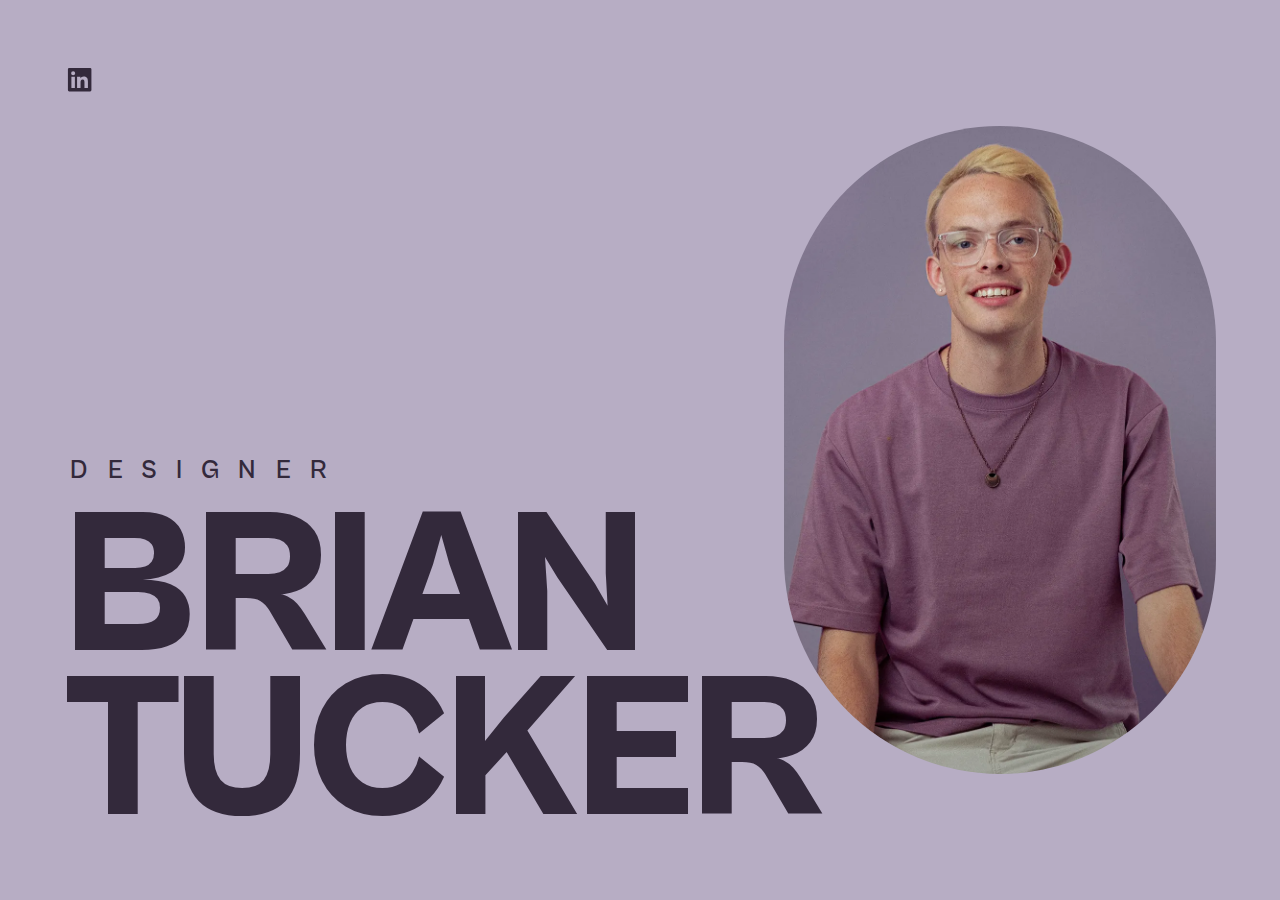
<file: index.html>
<!DOCTYPE html>
<html lang="en">
  <head>
    <meta charset="utf-8" />
    <title>Brian Tucker, designer</title>
    <link rel="preload" href="images/brian-purple.webp" as="image" />
    <link rel="preload" href="images/brian-blue.webp" as="image" />
    <link rel="preload" href="images/brian-red.webp" as="image" />
    <meta content="Brian Tucker, designer" name="description" />
    <meta content="Brian Tucker, designer" property="og:title" />
    <meta content="Brian Tucker, designer" property="og:description" />
    <meta content="images/og.jpg" property="og:image" />
    <meta content="Brian Tucker, designer" property="twitter:title" />
    <meta content="Brian Tucker, designer" property="twitter:description" />
    <meta content="images/og.jpg" property="twitter:image" />
    <meta property="og:type" content="website" />
    <meta content="summary_large_image" name="twitter:card" />
    <meta content="width=device-width, initial-scale=1" name="viewport" />
    <link href="css/normalize.css" rel="stylesheet" type="text/css" />
    <link href="css/webflow.css" rel="stylesheet" type="text/css" />
    <link href="css/standardize.css" rel="stylesheet" type="text/css" />
    <link rel="icon" href="images/favicon.png" type="image/png" />
    <link
      href="css/briantucker-design.webflow.css"
      rel="stylesheet"
      type="text/css"
    />
    <script type="text/javascript">
      !(function (o, c) {
        var n = c.documentElement,
          t = " w-mod-";
        (n.className += t + "js"),
          ("ontouchstart" in o ||
            (o.DocumentTouch && c instanceof DocumentTouch)) &&
            (n.className += t + "touch");
      })(window, document);
    </script>
    <link href="images/favicon.png" rel="shortcut icon" type="image/x-icon" />
    <link href="images/webclip.png" rel="apple-touch-icon" />
    <style>
      html {
        font-size: calc(0.625rem + 0.41666666666666663vw);
      }
      @media screen and (max-width: 1920px) {
        html {
          font-size: calc(0.625rem + 0.41666666666666674vw);
        }
      }
      @media screen and (max-width: 1440px) {
        html {
          font-size: calc(0.8126951092611863rem + 0.20811654526534862vw);
        }
      }
      @media screen and (max-width: 479px) {
        html {
          font-size: calc(0.7494769874476988rem + 0.8368200836820083vw);
        }
      }
    </style>
  </head>
  <body>
    <div class="color-styles w-embed">
      <style>
        *:focus-visible {
          outline: 2px solid var(--color-brand);
          outline-offset: 1px;
          border-radius: 0.25rem;
        }
        ._2025_home_wrapper {
          background-color: var(--purple--light);
          color: var(--purple--dark);
          animation: bg-transition 15s infinite;
          animation-timing-function: linear;
        }
        @keyframes bg-transition {
          0% {
            background-color: var(--purple--light);
            color: var(--purple--dark);
          }
          30.5% {
            background-color: var(--purple--light);
            color: var(--purple--dark);
          }
          35.5% {
            background-color: var(--blue--light);
            color: var(--blue--dark);
          }
          63.5% {
            background-color: var(--blue--light);
            color: var(--blue--dark);
          }
          68.5% {
            background-color: var(--red--light);
            color: var(--red--dark);
          }
          95% {
            background-color: var(--red--light);
            color: var(--red--dark);
          }
          100% {
            background-color: var(--purple--light);
            color: var(--purple--dark);
          }
        }
        ._2025_home_photo {
          animation: img-transition 15s infinite;
          animation-timing-function: linear;
        }
        @keyframes img-transition {
          0% {
            background-image: url("images/brian-purple.webp");
          }
          30.5% {
            background-image: url("images/brian-purple.webp");
          }
          35.5% {
            background-image: url("images/brian-blue.webp");
          }
          63.5% {
            background-image: url("images/brian-blue.webp");
          }
          68.5% {
            background-image: url("images/brian-red.webp");
          }
          95% {
            background-image: url("images/brian-red.webp");
          }
          100% {
            background-image: url("images/brian-purple.webp");
          }
        }
      </style>
    </div>
    <div class="_2025_home_wrapper">
      <a
        href="https://www.linkedin.com/in/brianmtucker/"
        target="_blank"
        class="_2025_social-link w-inline-block"
      >
        <div class="icon-embed-small w-embed">
          <svg
            xmlns="http://www.w3.org/2000/svg"
            xmlns:xlink="http://www.w3.org/1999/xlink"
            aria-hidden="true"
            role="img"
            class="iconify iconify--bx"
            width="currentWidth"
            height="currentHeight"
            preserveaspectratio="xMidYMid meet"
            viewbox="0 0 24 24"
          >
            <path
              d="M20 3H4a1 1 0 0 0-1 1v16a1 1 0 0 0 1 1h16a1 1 0 0 0 1-1V4a1 1 0 0 0-1-1zM8.339 18.337H5.667v-8.59h2.672v8.59zM7.003 8.574a1.548 1.548 0 1 1 0-3.096a1.548 1.548 0 0 1 0 3.096zm11.335 9.763h-2.669V14.16c0-.996-.018-2.277-1.388-2.277c-1.39 0-1.601 1.086-1.601 2.207v4.248h-2.667v-8.59h2.56v1.174h.037c.355-.675 1.227-1.387 2.524-1.387c2.704 0 3.203 1.778 3.203 4.092v4.71z"
              fill="currentColor"
            ></path>
          </svg>
        </div>
      </a>
      <div class="_2025_text-wrapper">
        <div class="_2025_home_eyebrow">Designer</div>
        <h1 class="_2025_home_name">Brian<br />Tucker</h1>
      </div>
      <div class="_2025_home_photo-wrapper">
        <div class="_2025_home_photo"></div>
      </div>
    </div>
  </body>
</html>
</file>
<file: css/webflow.css>
@font-face {
  font-family: 'webflow-icons';
  src: url("[data-uri]") format('truetype');
  font-weight: normal;
  font-style: normal;
}
[class^="w-icon-"],
[class*=" w-icon-"] {
  /* use !important to prevent issues with browser extensions that change fonts */
  font-family: 'webflow-icons' !important;
  speak: none;
  font-style: normal;
  font-weight: normal;
  font-variant: normal;
  text-transform: none;
  line-height: 1;
  /* Better Font Rendering =========== */
  -webkit-font-smoothing: antialiased;
  -moz-osx-font-smoothing: grayscale;
}
.w-icon-slider-right:before {
  content: "\e600";
}
.w-icon-slider-left:before {
  content: "\e601";
}
.w-icon-nav-menu:before {
  content: "\e602";
}
.w-icon-arrow-down:before,
.w-icon-dropdown-toggle:before {
  content: "\e603";
}
.w-icon-file-upload-remove:before {
  content: "\e900";
}
.w-icon-file-upload-icon:before {
  content: "\e903";
}
* {
  -webkit-box-sizing: border-box;
  -moz-box-sizing: border-box;
  box-sizing: border-box;
}
html {
  height: 100%;
}
body {
  margin: 0;
  min-height: 100%;
  background-color: #fff;
  font-family: Arial, sans-serif;
  font-size: 14px;
  line-height: 20px;
  color: #333;
}
img {
  max-width: 100%;
  vertical-align: middle;
  display: inline-block;
}
html.w-mod-touch * {
  background-attachment: scroll !important;
}
.w-block {
  display: block;
}
.w-inline-block {
  max-width: 100%;
  display: inline-block;
}
.w-clearfix:before,
.w-clearfix:after {
  content: " ";
  display: table;
  grid-column-start: 1;
  grid-row-start: 1;
  grid-column-end: 2;
  grid-row-end: 2;
}
.w-clearfix:after {
  clear: both;
}
.w-hidden {
  display: none;
}
.w-button {
  display: inline-block;
  padding: 9px 15px;
  background-color: #3898EC;
  color: white;
  border: 0;
  line-height: inherit;
  text-decoration: none;
  cursor: pointer;
  border-radius: 0;
}
input.w-button {
  -webkit-appearance: button;
}
html[data-w-dynpage] [data-w-cloak] {
  color: transparent !important;
}
.w-code-block {
  margin: unset;
}
pre.w-code-block code {
  all: inherit;
}
.w-optimization {
  display: contents;
}
.w-webflow-badge,
.w-webflow-badge > img {
  box-sizing: unset;
  width: unset;
  height: unset;
  max-height: unset;
  max-width: unset;
  min-height: unset;
  min-width: unset;
  margin: unset;
  padding: unset;
  float: unset;
  clear: unset;
  border: unset;
  border-radius: unset;
  background: unset;
  background-image: unset;
  background-position: unset;
  background-size: unset;
  background-repeat: unset;
  background-origin: unset;
  background-clip: unset;
  background-attachment: unset;
  background-color: unset;
  box-shadow: unset;
  transform: unset;
  transition: unset;
  direction: unset;
  font-family: unset;
  font-weight: unset;
  color: unset;
  font-size: unset;
  line-height: unset;
  font-style: unset;
  font-variant: unset;
  text-align: unset;
  letter-spacing: unset;
  text-decoration: unset;
  text-indent: unset;
  text-transform: unset;
  list-style-type: unset;
  text-shadow: unset;
  vertical-align: unset;
  cursor: unset;
  white-space: unset;
  word-break: unset;
  word-spacing: unset;
  word-wrap: unset;
}
.w-webflow-badge {
  position: fixed !important;
  display: inline-block !important;
  visibility: visible !important;
  opacity: 1 !important;
  z-index: 2147483647 !important;
  top: auto !important;
  right: 12px !important;
  bottom: 12px !important;
  left: auto !important;
  color: #aaadb0 !important;
  background-color: #fff !important;
  border-radius: 3px !important;
  padding: 6px !important;
  font-size: 12px !important;
  line-height: 14px !important;
  text-decoration: none !important;
  transform: none !important;
  margin: 0 !important;
  width: auto !important;
  height: auto !important;
  overflow: unset !important;
  white-space: nowrap;
  box-shadow: 0 0 0 1px rgba(0, 0, 0, 0.1), 0px 1px 3px rgba(0, 0, 0, 0.1);
  cursor: pointer;
}
.w-webflow-badge > img {
  position: unset;
  display: inline-block !important;
  visibility: unset !important;
  opacity: 1 !important;
  vertical-align: middle !important;
}
h1,
h2,
h3,
h4,
h5,
h6 {
  font-weight: bold;
  margin-bottom: 10px;
}
h1 {
  font-size: 38px;
  line-height: 44px;
  margin-top: 20px;
}
h2 {
  font-size: 32px;
  line-height: 36px;
  margin-top: 20px;
}
h3 {
  font-size: 24px;
  line-height: 30px;
  margin-top: 20px;
}
h4 {
  font-size: 18px;
  line-height: 24px;
  margin-top: 10px;
}
h5 {
  font-size: 14px;
  line-height: 20px;
  margin-top: 10px;
}
h6 {
  font-size: 12px;
  line-height: 18px;
  margin-top: 10px;
}
p {
  margin-top: 0;
  margin-bottom: 10px;
}
blockquote {
  margin: 0 0 10px 0;
  padding: 10px 20px;
  border-left: 5px solid #E2E2E2;
  font-size: 18px;
  line-height: 22px;
}
figure {
  margin: 0;
  margin-bottom: 10px;
}
figcaption {
  margin-top: 5px;
  text-align: center;
}
ul,
ol {
  margin-top: 0px;
  margin-bottom: 10px;
  padding-left: 40px;
}
.w-list-unstyled {
  padding-left: 0;
  list-style: none;
}
.w-embed:before,
.w-embed:after {
  content: " ";
  display: table;
  grid-column-start: 1;
  grid-row-start: 1;
  grid-column-end: 2;
  grid-row-end: 2;
}
.w-embed:after {
  clear: both;
}
.w-video {
  width: 100%;
  position: relative;
  padding: 0;
}
.w-video iframe,
.w-video object,
.w-video embed {
  position: absolute;
  top: 0;
  left: 0;
  width: 100%;
  height: 100%;
  border: none;
}
fieldset {
  padding: 0;
  margin: 0;
  border: 0;
}
button,
[type='button'],
[type='reset'] {
  border: 0;
  cursor: pointer;
  -webkit-appearance: button;
}
.w-form {
  margin: 0 0 15px;
}
.w-form-done {
  display: none;
  padding: 20px;
  text-align: center;
  background-color: #dddddd;
}
.w-form-fail {
  display: none;
  margin-top: 10px;
  padding: 10px;
  background-color: #ffdede;
}
label {
  display: block;
  margin-bottom: 5px;
  font-weight: bold;
}
.w-input,
.w-select {
  display: block;
  width: 100%;
  height: 38px;
  padding: 8px 12px;
  margin-bottom: 10px;
  font-size: 14px;
  line-height: 1.42857143;
  color: #333333;
  vertical-align: middle;
  background-color: #ffffff;
  border: 1px solid #cccccc;
}
.w-input::placeholder,
.w-select::placeholder {
  color: #999;
}
.w-input:focus,
.w-select:focus {
  border-color: #3898EC;
  outline: 0;
}
.w-input[disabled],
.w-select[disabled],
.w-input[readonly],
.w-select[readonly],
fieldset[disabled] .w-input,
fieldset[disabled] .w-select {
  cursor: not-allowed;
}
.w-input[disabled]:not(.w-input-disabled),
.w-select[disabled]:not(.w-input-disabled),
.w-input[readonly],
.w-select[readonly],
fieldset[disabled]:not(.w-input-disabled) .w-input,
fieldset[disabled]:not(.w-input-disabled) .w-select {
  background-color: #eeeeee;
}
textarea.w-input,
textarea.w-select {
  height: auto;
}
.w-select {
  background-color: #f3f3f3;
}
.w-select[multiple] {
  height: auto;
}
.w-form-label {
  display: inline-block;
  cursor: pointer;
  font-weight: normal;
  margin-bottom: 0px;
}
.w-radio {
  display: block;
  margin-bottom: 5px;
  padding-left: 20px;
}
.w-radio:before,
.w-radio:after {
  content: " ";
  display: table;
  grid-column-start: 1;
  grid-row-start: 1;
  grid-column-end: 2;
  grid-row-end: 2;
}
.w-radio:after {
  clear: both;
}
.w-radio-input {
  margin: 4px 0 0;
  line-height: normal;
  float: left;
  margin-left: -20px;
}
.w-radio-input {
  margin-top: 3px;
}
.w-file-upload {
  display: block;
  margin-bottom: 10px;
}
.w-file-upload-input {
  width: 0.1px;
  height: 0.1px;
  opacity: 0;
  overflow: hidden;
  position: absolute;
  z-index: -100;
}
.w-file-upload-default,
.w-file-upload-uploading,
.w-file-upload-success {
  display: inline-block;
  color: #333333;
}
.w-file-upload-error {
  display: block;
  margin-top: 10px;
}
.w-file-upload-default.w-hidden,
.w-file-upload-uploading.w-hidden,
.w-file-upload-error.w-hidden,
.w-file-upload-success.w-hidden {
  display: none;
}
.w-file-upload-uploading-btn {
  display: flex;
  font-size: 14px;
  font-weight: normal;
  cursor: pointer;
  margin: 0;
  padding: 8px 12px;
  border: 1px solid #cccccc;
  background-color: #fafafa;
}
.w-file-upload-file {
  display: flex;
  flex-grow: 1;
  justify-content: space-between;
  margin: 0;
  padding: 8px 9px 8px 11px;
  border: 1px solid #cccccc;
  background-color: #fafafa;
}
.w-file-upload-file-name {
  font-size: 14px;
  font-weight: normal;
  display: block;
}
.w-file-remove-link {
  margin-top: 3px;
  margin-left: 10px;
  width: auto;
  height: auto;
  padding: 3px;
  display: block;
  cursor: pointer;
}
.w-icon-file-upload-remove {
  margin: auto;
  font-size: 10px;
}
.w-file-upload-error-msg {
  display: inline-block;
  color: #ea384c;
  padding: 2px 0;
}
.w-file-upload-info {
  display: inline-block;
  line-height: 38px;
  padding: 0 12px;
}
.w-file-upload-label {
  display: inline-block;
  font-size: 14px;
  font-weight: normal;
  cursor: pointer;
  margin: 0;
  padding: 8px 12px;
  border: 1px solid #cccccc;
  background-color: #fafafa;
}
.w-icon-file-upload-icon,
.w-icon-file-upload-uploading {
  display: inline-block;
  margin-right: 8px;
  width: 20px;
}
.w-icon-file-upload-uploading {
  height: 20px;
}
.w-container {
  margin-left: auto;
  margin-right: auto;
  max-width: 940px;
}
.w-container:before,
.w-container:after {
  content: " ";
  display: table;
  grid-column-start: 1;
  grid-row-start: 1;
  grid-column-end: 2;
  grid-row-end: 2;
}
.w-container:after {
  clear: both;
}
.w-container .w-row {
  margin-left: -10px;
  margin-right: -10px;
}
.w-row:before,
.w-row:after {
  content: " ";
  display: table;
  grid-column-start: 1;
  grid-row-start: 1;
  grid-column-end: 2;
  grid-row-end: 2;
}
.w-row:after {
  clear: both;
}
.w-row .w-row {
  margin-left: 0;
  margin-right: 0;
}
.w-col {
  position: relative;
  float: left;
  width: 100%;
  min-height: 1px;
  padding-left: 10px;
  padding-right: 10px;
}
.w-col .w-col {
  padding-left: 0;
  padding-right: 0;
}
.w-col-1 {
  width: 8.33333333%;
}
.w-col-2 {
  width: 16.66666667%;
}
.w-col-3 {
  width: 25%;
}
.w-col-4 {
  width: 33.33333333%;
}
.w-col-5 {
  width: 41.66666667%;
}
.w-col-6 {
  width: 50%;
}
.w-col-7 {
  width: 58.33333333%;
}
.w-col-8 {
  width: 66.66666667%;
}
.w-col-9 {
  width: 75%;
}
.w-col-10 {
  width: 83.33333333%;
}
.w-col-11 {
  width: 91.66666667%;
}
.w-col-12 {
  width: 100%;
}
.w-hidden-main {
  display: none !important;
}
@media screen and (max-width: 991px) {
  .w-container {
    max-width: 728px;
  }
  .w-hidden-main {
    display: inherit !important;
  }
  .w-hidden-medium {
    display: none !important;
  }
  .w-col-medium-1 {
    width: 8.33333333%;
  }
  .w-col-medium-2 {
    width: 16.66666667%;
  }
  .w-col-medium-3 {
    width: 25%;
  }
  .w-col-medium-4 {
    width: 33.33333333%;
  }
  .w-col-medium-5 {
    width: 41.66666667%;
  }
  .w-col-medium-6 {
    width: 50%;
  }
  .w-col-medium-7 {
    width: 58.33333333%;
  }
  .w-col-medium-8 {
    width: 66.66666667%;
  }
  .w-col-medium-9 {
    width: 75%;
  }
  .w-col-medium-10 {
    width: 83.33333333%;
  }
  .w-col-medium-11 {
    width: 91.66666667%;
  }
  .w-col-medium-12 {
    width: 100%;
  }
  .w-col-stack {
    width: 100%;
    left: auto;
    right: auto;
  }
}
@media screen and (max-width: 767px) {
  .w-hidden-main {
    display: inherit !important;
  }
  .w-hidden-medium {
    display: inherit !important;
  }
  .w-hidden-small {
    display: none !important;
  }
  .w-row,
  .w-container .w-row {
    margin-left: 0;
    margin-right: 0;
  }
  .w-col {
    width: 100%;
    left: auto;
    right: auto;
  }
  .w-col-small-1 {
    width: 8.33333333%;
  }
  .w-col-small-2 {
    width: 16.66666667%;
  }
  .w-col-small-3 {
    width: 25%;
  }
  .w-col-small-4 {
    width: 33.33333333%;
  }
  .w-col-small-5 {
    width: 41.66666667%;
  }
  .w-col-small-6 {
    width: 50%;
  }
  .w-col-small-7 {
    width: 58.33333333%;
  }
  .w-col-small-8 {
    width: 66.66666667%;
  }
  .w-col-small-9 {
    width: 75%;
  }
  .w-col-small-10 {
    width: 83.33333333%;
  }
  .w-col-small-11 {
    width: 91.66666667%;
  }
  .w-col-small-12 {
    width: 100%;
  }
}
@media screen and (max-width: 479px) {
  .w-container {
    max-width: none;
  }
  .w-hidden-main {
    display: inherit !important;
  }
  .w-hidden-medium {
    display: inherit !important;
  }
  .w-hidden-small {
    display: inherit !important;
  }
  .w-hidden-tiny {
    display: none !important;
  }
  .w-col {
    width: 100%;
  }
  .w-col-tiny-1 {
    width: 8.33333333%;
  }
  .w-col-tiny-2 {
    width: 16.66666667%;
  }
  .w-col-tiny-3 {
    width: 25%;
  }
  .w-col-tiny-4 {
    width: 33.33333333%;
  }
  .w-col-tiny-5 {
    width: 41.66666667%;
  }
  .w-col-tiny-6 {
    width: 50%;
  }
  .w-col-tiny-7 {
    width: 58.33333333%;
  }
  .w-col-tiny-8 {
    width: 66.66666667%;
  }
  .w-col-tiny-9 {
    width: 75%;
  }
  .w-col-tiny-10 {
    width: 83.33333333%;
  }
  .w-col-tiny-11 {
    width: 91.66666667%;
  }
  .w-col-tiny-12 {
    width: 100%;
  }
}
.w-widget {
  position: relative;
}
.w-widget-map {
  width: 100%;
  height: 400px;
}
.w-widget-map label {
  width: auto;
  display: inline;
}
.w-widget-map img {
  max-width: inherit;
}
.w-widget-map .gm-style-iw {
  text-align: center;
}
.w-widget-map .gm-style-iw > button {
  display: none !important;
}
.w-widget-twitter {
  overflow: hidden;
}
.w-widget-twitter-count-shim {
  display: inline-block;
  vertical-align: top;
  position: relative;
  width: 28px;
  height: 20px;
  text-align: center;
  background: white;
  border: #758696 solid 1px;
  border-radius: 3px;
}
.w-widget-twitter-count-shim * {
  pointer-events: none;
  user-select: none;
}
.w-widget-twitter-count-shim .w-widget-twitter-count-inner {
  position: relative;
  font-size: 15px;
  line-height: 12px;
  text-align: center;
  color: #999;
  font-family: serif;
}
.w-widget-twitter-count-shim .w-widget-twitter-count-clear {
  position: relative;
  display: block;
}
.w-widget-twitter-count-shim.w--large {
  width: 36px;
  height: 28px;
}
.w-widget-twitter-count-shim.w--large .w-widget-twitter-count-inner {
  font-size: 18px;
  line-height: 18px;
}
.w-widget-twitter-count-shim:not(.w--vertical) {
  margin-left: 5px;
  margin-right: 8px;
}
.w-widget-twitter-count-shim:not(.w--vertical).w--large {
  margin-left: 6px;
}
.w-widget-twitter-count-shim:not(.w--vertical):before,
.w-widget-twitter-count-shim:not(.w--vertical):after {
  top: 50%;
  left: 0;
  border: solid transparent;
  content: ' ';
  height: 0;
  width: 0;
  position: absolute;
  pointer-events: none;
}
.w-widget-twitter-count-shim:not(.w--vertical):before {
  border-color: rgba(117, 134, 150, 0);
  border-right-color: #5d6c7b;
  border-width: 4px;
  margin-left: -9px;
  margin-top: -4px;
}
.w-widget-twitter-count-shim:not(.w--vertical).w--large:before {
  border-width: 5px;
  margin-left: -10px;
  margin-top: -5px;
}
.w-widget-twitter-count-shim:not(.w--vertical):after {
  border-color: rgba(255, 255, 255, 0);
  border-right-color: white;
  border-width: 4px;
  margin-left: -8px;
  margin-top: -4px;
}
.w-widget-twitter-count-shim:not(.w--vertical).w--large:after {
  border-width: 5px;
  margin-left: -9px;
  margin-top: -5px;
}
.w-widget-twitter-count-shim.w--vertical {
  width: 61px;
  height: 33px;
  margin-bottom: 8px;
}
.w-widget-twitter-count-shim.w--vertical:before,
.w-widget-twitter-count-shim.w--vertical:after {
  top: 100%;
  left: 50%;
  border: solid transparent;
  content: ' ';
  height: 0;
  width: 0;
  position: absolute;
  pointer-events: none;
}
.w-widget-twitter-count-shim.w--vertical:before {
  border-color: rgba(117, 134, 150, 0);
  border-top-color: #5d6c7b;
  border-width: 5px;
  margin-left: -5px;
}
.w-widget-twitter-count-shim.w--vertical:after {
  border-color: rgba(255, 255, 255, 0);
  border-top-color: white;
  border-width: 4px;
  margin-left: -4px;
}
.w-widget-twitter-count-shim.w--vertical .w-widget-twitter-count-inner {
  font-size: 18px;
  line-height: 22px;
}
.w-widget-twitter-count-shim.w--vertical.w--large {
  width: 76px;
}
.w-background-video {
  position: relative;
  overflow: hidden;
  height: 500px;
  color: white;
}
.w-background-video > video {
  background-size: cover;
  background-position: 50% 50%;
  position: absolute;
  margin: auto;
  width: 100%;
  height: 100%;
  right: -100%;
  bottom: -100%;
  top: -100%;
  left: -100%;
  object-fit: cover;
  z-index: -100;
}
.w-background-video > video::-webkit-media-controls-start-playback-button {
  display: none !important;
  -webkit-appearance: none;
}
.w-background-video--control {
  position: absolute;
  bottom: 1em;
  right: 1em;
  background-color: transparent;
  padding: 0;
}
.w-background-video--control > [hidden] {
  display: none !important;
}
.w-slider {
  position: relative;
  height: 300px;
  text-align: center;
  background: #dddddd;
  clear: both;
  -webkit-tap-highlight-color: rgba(0, 0, 0, 0);
  tap-highlight-color: rgba(0, 0, 0, 0);
}
.w-slider-mask {
  position: relative;
  display: block;
  overflow: hidden;
  z-index: 1;
  left: 0;
  right: 0;
  height: 100%;
  white-space: nowrap;
}
.w-slide {
  position: relative;
  display: inline-block;
  vertical-align: top;
  width: 100%;
  height: 100%;
  white-space: normal;
  text-align: left;
}
.w-slider-nav {
  position: absolute;
  z-index: 2;
  top: auto;
  right: 0;
  bottom: 0;
  left: 0;
  margin: auto;
  padding-top: 10px;
  height: 40px;
  text-align: center;
  -webkit-tap-highlight-color: rgba(0, 0, 0, 0);
  tap-highlight-color: rgba(0, 0, 0, 0);
}
.w-slider-nav.w-round > div {
  border-radius: 100%;
}
.w-slider-nav.w-num > div {
  width: auto;
  height: auto;
  padding: 0.2em 0.5em;
  font-size: inherit;
  line-height: inherit;
}
.w-slider-nav.w-shadow > div {
  box-shadow: 0 0 3px rgba(51, 51, 51, 0.4);
}
.w-slider-nav-invert {
  color: #fff;
}
.w-slider-nav-invert > div {
  background-color: rgba(34, 34, 34, 0.4);
}
.w-slider-nav-invert > div.w-active {
  background-color: #222;
}
.w-slider-dot {
  position: relative;
  display: inline-block;
  width: 1em;
  height: 1em;
  background-color: rgba(255, 255, 255, 0.4);
  cursor: pointer;
  margin: 0 3px 0.5em;
  transition: background-color 100ms, color 100ms;
}
.w-slider-dot.w-active {
  background-color: #fff;
}
.w-slider-dot:focus {
  outline: none;
  box-shadow: 0px 0px 0px 2px #fff;
}
.w-slider-dot:focus.w-active {
  box-shadow: none;
}
.w-slider-arrow-left,
.w-slider-arrow-right {
  position: absolute;
  width: 80px;
  top: 0;
  right: 0;
  bottom: 0;
  left: 0;
  margin: auto;
  cursor: pointer;
  overflow: hidden;
  color: white;
  font-size: 40px;
  -webkit-tap-highlight-color: rgba(0, 0, 0, 0);
  tap-highlight-color: rgba(0, 0, 0, 0);
  user-select: none;
}
.w-slider-arrow-left [class^='w-icon-'],
.w-slider-arrow-right [class^='w-icon-'],
.w-slider-arrow-left [class*=' w-icon-'],
.w-slider-arrow-right [class*=' w-icon-'] {
  position: absolute;
}
.w-slider-arrow-left:focus,
.w-slider-arrow-right:focus {
  outline: 0;
}
.w-slider-arrow-left {
  z-index: 3;
  right: auto;
}
.w-slider-arrow-right {
  z-index: 4;
  left: auto;
}
.w-icon-slider-left,
.w-icon-slider-right {
  top: 0;
  right: 0;
  bottom: 0;
  left: 0;
  margin: auto;
  width: 1em;
  height: 1em;
}
.w-slider-aria-label {
  border: 0;
  clip: rect(0 0 0 0);
  height: 1px;
  margin: -1px;
  overflow: hidden;
  padding: 0;
  position: absolute;
  width: 1px;
}
.w-slider-force-show {
  display: block !important;
}
.w-dropdown {
  display: inline-block;
  position: relative;
  text-align: left;
  margin-left: auto;
  margin-right: auto;
  z-index: 900;
}
.w-dropdown-btn,
.w-dropdown-toggle,
.w-dropdown-link {
  position: relative;
  vertical-align: top;
  text-decoration: none;
  color: #222222;
  padding: 20px;
  text-align: left;
  margin-left: auto;
  margin-right: auto;
  white-space: nowrap;
}
.w-dropdown-toggle {
  user-select: none;
  display: inline-block;
  cursor: pointer;
  padding-right: 40px;
}
.w-dropdown-toggle:focus {
  outline: 0;
}
.w-icon-dropdown-toggle {
  position: absolute;
  top: 0;
  right: 0;
  bottom: 0;
  margin: auto;
  margin-right: 20px;
  width: 1em;
  height: 1em;
}
.w-dropdown-list {
  position: absolute;
  background: #dddddd;
  display: none;
  min-width: 100%;
}
.w-dropdown-list.w--open {
  display: block;
}
.w-dropdown-link {
  padding: 10px 20px;
  display: block;
  color: #222222;
}
.w-dropdown-link.w--current {
  color: #0082f3;
}
.w-dropdown-link:focus {
  outline: 0;
}
@media screen and (max-width: 767px) {
  .w-nav-brand {
    padding-left: 10px;
  }
}
/**
 * ## Note
 * Safari (on both iOS and OS X) does not handle viewport units (vh, vw) well.
 * For example percentage units do not work on descendants of elements that
 * have any dimensions expressed in viewport units. It also doesn’t handle them at
 * all in `calc()`.
 */
/**
 * Wrapper around all lightbox elements
 *
 * 1. Since the lightbox can receive focus, IE also gives it an outline.
 * 2. Fixes flickering on Chrome when a transition is in progress
 *    underneath the lightbox.
 */
.w-lightbox-backdrop {
  cursor: auto;
  font-style: normal;
  letter-spacing: normal;
  list-style: disc;
  text-indent: 0;
  text-shadow: none;
  text-transform: none;
  visibility: visible;
  white-space: normal;
  word-break: normal;
  word-spacing: normal;
  word-wrap: normal;
  position: fixed;
  top: 0;
  right: 0;
  bottom: 0;
  left: 0;
  color: #fff;
  font-family: "Helvetica Neue", Helvetica, Ubuntu, "Segoe UI", Verdana, sans-serif;
  font-size: 17px;
  line-height: 1.2;
  font-weight: 300;
  text-align: center;
  background: rgba(0, 0, 0, 0.9);
  z-index: 2000;
  outline: 0;
  /* 1 */
  opacity: 0;
  -webkit-user-select: none;
  -moz-user-select: none;
  -webkit-tap-highlight-color: transparent;
  -webkit-transform: translate(0, 0);
  /* 2 */
}
/**
 * Neat trick to bind the rubberband effect to our canvas instead of the whole
 * document on iOS. It also prevents a bug that causes the document underneath to scroll.
 */
.w-lightbox-backdrop,
.w-lightbox-container {
  height: 100%;
  overflow: auto;
  -webkit-overflow-scrolling: touch;
}
.w-lightbox-content {
  position: relative;
  height: 100vh;
  overflow: hidden;
}
.w-lightbox-view {
  position: absolute;
  width: 100vw;
  height: 100vh;
  opacity: 0;
}
.w-lightbox-view:before {
  content: "";
  height: 100vh;
}
/* .w-lightbox-content */
.w-lightbox-group,
.w-lightbox-group .w-lightbox-view,
.w-lightbox-group .w-lightbox-view:before {
  height: 86vh;
}
.w-lightbox-frame,
.w-lightbox-view:before {
  display: inline-block;
  vertical-align: middle;
}
/*
 * 1. Remove default margin set by user-agent on the <figure> element.
 */
.w-lightbox-figure {
  position: relative;
  margin: 0;
  /* 1 */
}
.w-lightbox-group .w-lightbox-figure {
  cursor: pointer;
}
/**
 * IE adds image dimensions as width and height attributes on the IMG tag,
 * but we need both width and height to be set to auto to enable scaling.
 */
.w-lightbox-img {
  width: auto;
  height: auto;
  max-width: none;
}
/**
 * 1. Reset if style is set by user on "All Images"
 */
.w-lightbox-image {
  display: block;
  float: none;
  /* 1 */
  max-width: 100vw;
  max-height: 100vh;
}
.w-lightbox-group .w-lightbox-image {
  max-height: 86vh;
}
.w-lightbox-caption {
  position: absolute;
  right: 0;
  bottom: 0;
  left: 0;
  padding: 0.5em 1em;
  background: rgba(0, 0, 0, 0.4);
  text-align: left;
  text-overflow: ellipsis;
  white-space: nowrap;
  overflow: hidden;
}
.w-lightbox-embed {
  position: absolute;
  top: 0;
  right: 0;
  bottom: 0;
  left: 0;
  width: 100%;
  height: 100%;
}
.w-lightbox-control {
  position: absolute;
  top: 0;
  width: 4em;
  background-size: 24px;
  background-repeat: no-repeat;
  background-position: center;
  cursor: pointer;
  -webkit-transition: all 0.3s;
  transition: all 0.3s;
}
.w-lightbox-left {
  display: none;
  bottom: 0;
  left: 0;
  /* <svg xmlns="http://www.w3.org/2000/svg" viewBox="-20 0 24 40" width="24" height="40"><g transform="rotate(45)"><path d="m0 0h5v23h23v5h-28z" opacity=".4"/><path d="m1 1h3v23h23v3h-26z" fill="#fff"/></g></svg> */
  background-image: url("[data-uri]");
}
.w-lightbox-right {
  display: none;
  right: 0;
  bottom: 0;
  /* <svg xmlns="http://www.w3.org/2000/svg" viewBox="-4 0 24 40" width="24" height="40"><g transform="rotate(45)"><path d="m0-0h28v28h-5v-23h-23z" opacity=".4"/><path d="m1 1h26v26h-3v-23h-23z" fill="#fff"/></g></svg> */
  background-image: url("[data-uri]");
}
/*
 * Without specifying the with and height inside the SVG, all versions of IE render the icon too small.
 * The bug does not seem to manifest itself if the elements are tall enough such as the above arrows.
 * (http://stackoverflow.com/questions/16092114/background-size-differs-in-internet-explorer)
 */
.w-lightbox-close {
  right: 0;
  height: 2.6em;
  /* <svg xmlns="http://www.w3.org/2000/svg" viewBox="-4 0 18 17" width="18" height="17"><g transform="rotate(45)"><path d="m0 0h7v-7h5v7h7v5h-7v7h-5v-7h-7z" opacity=".4"/><path d="m1 1h7v-7h3v7h7v3h-7v7h-3v-7h-7z" fill="#fff"/></g></svg> */
  background-image: url("[data-uri]");
  background-size: 18px;
}
/**
 * 1. All IE versions add extra space at the bottom without this.
 */
.w-lightbox-strip {
  position: absolute;
  bottom: 0;
  left: 0;
  right: 0;
  padding: 0 1vh;
  line-height: 0;
  /* 1 */
  white-space: nowrap;
  overflow-x: auto;
  overflow-y: hidden;
}
/*
 * 1. We use content-box to avoid having to do `width: calc(10vh + 2vw)`
 *    which doesn’t work in Safari anyway.
 * 2. Chrome renders images pixelated when switching to GPU. Making sure
 *    the parent is also rendered on the GPU (by setting translate3d for
 *    example) fixes this behavior.
 */
.w-lightbox-item {
  display: inline-block;
  width: 10vh;
  padding: 2vh 1vh;
  box-sizing: content-box;
  /* 1 */
  cursor: pointer;
  -webkit-transform: translate3d(0, 0, 0);
  /* 2 */
}
.w-lightbox-active {
  opacity: 0.3;
}
.w-lightbox-thumbnail {
  position: relative;
  height: 10vh;
  background: #222;
  overflow: hidden;
}
.w-lightbox-thumbnail-image {
  position: absolute;
  top: 0;
  left: 0;
}
.w-lightbox-thumbnail .w-lightbox-tall {
  top: 50%;
  width: 100%;
  -webkit-transform: translate(0, -50%);
  transform: translate(0, -50%);
}
.w-lightbox-thumbnail .w-lightbox-wide {
  left: 50%;
  height: 100%;
  -webkit-transform: translate(-50%, 0);
  transform: translate(-50%, 0);
}
/*
 * Spinner
 *
 * Absolute pixel values are used to avoid rounding errors that would cause
 * the white spinning element to be misaligned with the track.
 */
.w-lightbox-spinner {
  position: absolute;
  top: 50%;
  left: 50%;
  box-sizing: border-box;
  width: 40px;
  height: 40px;
  margin-top: -20px;
  margin-left: -20px;
  border: 5px solid rgba(0, 0, 0, 0.4);
  border-radius: 50%;
  -webkit-animation: spin 0.8s infinite linear;
  animation: spin 0.8s infinite linear;
}
.w-lightbox-spinner:after {
  content: "";
  position: absolute;
  top: -4px;
  right: -4px;
  bottom: -4px;
  left: -4px;
  border: 3px solid transparent;
  border-bottom-color: #fff;
  border-radius: 50%;
}
/*
 * Utility classes
 */
.w-lightbox-hide {
  display: none;
}
.w-lightbox-noscroll {
  overflow: hidden;
}
@media (min-width: 768px) {
  .w-lightbox-content {
    height: 96vh;
    margin-top: 2vh;
  }
  .w-lightbox-view,
  .w-lightbox-view:before {
    height: 96vh;
  }
  /* .w-lightbox-content */
  .w-lightbox-group,
  .w-lightbox-group .w-lightbox-view,
  .w-lightbox-group .w-lightbox-view:before {
    height: 84vh;
  }
  .w-lightbox-image {
    max-width: 96vw;
    max-height: 96vh;
  }
  .w-lightbox-group .w-lightbox-image {
    max-width: 82.3vw;
    max-height: 84vh;
  }
  .w-lightbox-left,
  .w-lightbox-right {
    display: block;
    opacity: 0.5;
  }
  .w-lightbox-close {
    opacity: 0.8;
  }
  .w-lightbox-control:hover {
    opacity: 1;
  }
}
.w-lightbox-inactive,
.w-lightbox-inactive:hover {
  opacity: 0;
}
.w-richtext:before,
.w-richtext:after {
  content: " ";
  display: table;
  grid-column-start: 1;
  grid-row-start: 1;
  grid-column-end: 2;
  grid-row-end: 2;
}
.w-richtext:after {
  clear: both;
}
.w-richtext[contenteditable="true"]:before,
.w-richtext[contenteditable="true"]:after {
  white-space: initial;
}
.w-richtext ol,
.w-richtext ul {
  overflow: hidden;
}
.w-richtext .w-richtext-figure-selected.w-richtext-figure-type-video div:after,
.w-richtext .w-richtext-figure-selected[data-rt-type="video"] div:after {
  outline: 2px solid #2895f7;
}
.w-richtext .w-richtext-figure-selected.w-richtext-figure-type-image div,
.w-richtext .w-richtext-figure-selected[data-rt-type="image"] div {
  outline: 2px solid #2895f7;
}
.w-richtext figure.w-richtext-figure-type-video > div:after,
.w-richtext figure[data-rt-type="video"] > div:after {
  content: '';
  position: absolute;
  display: none;
  left: 0;
  top: 0;
  right: 0;
  bottom: 0;
}
.w-richtext figure {
  position: relative;
  max-width: 60%;
}
.w-richtext figure > div:before {
  cursor: default!important;
}
.w-richtext figure img {
  width: 100%;
}
.w-richtext figure figcaption.w-richtext-figcaption-placeholder {
  opacity: 0.6;
}
.w-richtext figure div {
  /* fix incorrectly sized selection border in the data manager */
  font-size: 0px;
  color: transparent;
}
.w-richtext figure.w-richtext-figure-type-image,
.w-richtext figure[data-rt-type="image"] {
  display: table;
}
.w-richtext figure.w-richtext-figure-type-image > div,
.w-richtext figure[data-rt-type="image"] > div {
  display: inline-block;
}
.w-richtext figure.w-richtext-figure-type-image > figcaption,
.w-richtext figure[data-rt-type="image"] > figcaption {
  display: table-caption;
  caption-side: bottom;
}
.w-richtext figure.w-richtext-figure-type-video,
.w-richtext figure[data-rt-type="video"] {
  width: 60%;
  height: 0;
}
.w-richtext figure.w-richtext-figure-type-video iframe,
.w-richtext figure[data-rt-type="video"] iframe {
  position: absolute;
  top: 0;
  left: 0;
  width: 100%;
  height: 100%;
}
.w-richtext figure.w-richtext-figure-type-video > div,
.w-richtext figure[data-rt-type="video"] > div {
  width: 100%;
}
.w-richtext figure.w-richtext-align-center {
  margin-right: auto;
  margin-left: auto;
  clear: both;
}
.w-richtext figure.w-richtext-align-center.w-richtext-figure-type-image > div,
.w-richtext figure.w-richtext-align-center[data-rt-type="image"] > div {
  max-width: 100%;
}
.w-richtext figure.w-richtext-align-normal {
  clear: both;
}
.w-richtext figure.w-richtext-align-fullwidth {
  width: 100%;
  max-width: 100%;
  text-align: center;
  clear: both;
  display: block;
  margin-right: auto;
  margin-left: auto;
}
.w-richtext figure.w-richtext-align-fullwidth > div {
  display: inline-block;
  /* padding-bottom is used for aspect ratios in video figures
      we want the div to inherit that so hover/selection borders in the designer-canvas
      fit right*/
  padding-bottom: inherit;
}
.w-richtext figure.w-richtext-align-fullwidth > figcaption {
  display: block;
}
.w-richtext figure.w-richtext-align-floatleft {
  float: left;
  margin-right: 15px;
  clear: none;
}
.w-richtext figure.w-richtext-align-floatright {
  float: right;
  margin-left: 15px;
  clear: none;
}
.w-nav {
  position: relative;
  background: #dddddd;
  z-index: 1000;
}
.w-nav:before,
.w-nav:after {
  content: " ";
  display: table;
  grid-column-start: 1;
  grid-row-start: 1;
  grid-column-end: 2;
  grid-row-end: 2;
}
.w-nav:after {
  clear: both;
}
.w-nav-brand {
  position: relative;
  float: left;
  text-decoration: none;
  color: #333333;
}
.w-nav-link {
  position: relative;
  display: inline-block;
  vertical-align: top;
  text-decoration: none;
  color: #222222;
  padding: 20px;
  text-align: left;
  margin-left: auto;
  margin-right: auto;
}
.w-nav-link.w--current {
  color: #0082f3;
}
.w-nav-menu {
  position: relative;
  float: right;
}
[data-nav-menu-open] {
  display: block !important;
  position: absolute;
  top: 100%;
  left: 0;
  right: 0;
  background: #C8C8C8;
  text-align: center;
  overflow: visible;
  min-width: 200px;
}
.w--nav-link-open {
  display: block;
  position: relative;
}
.w-nav-overlay {
  position: absolute;
  overflow: hidden;
  display: none;
  top: 100%;
  left: 0;
  right: 0;
  width: 100%;
}
.w-nav-overlay [data-nav-menu-open] {
  top: 0;
}
.w-nav[data-animation='over-left'] .w-nav-overlay {
  width: auto;
}
.w-nav[data-animation='over-left'] .w-nav-overlay,
.w-nav[data-animation='over-left'] [data-nav-menu-open] {
  right: auto;
  z-index: 1;
  top: 0;
}
.w-nav[data-animation='over-right'] .w-nav-overlay {
  width: auto;
}
.w-nav[data-animation='over-right'] .w-nav-overlay,
.w-nav[data-animation='over-right'] [data-nav-menu-open] {
  left: auto;
  z-index: 1;
  top: 0;
}
.w-nav-button {
  position: relative;
  float: right;
  padding: 18px;
  font-size: 24px;
  display: none;
  cursor: pointer;
  -webkit-tap-highlight-color: rgba(0, 0, 0, 0);
  tap-highlight-color: rgba(0, 0, 0, 0);
  user-select: none;
}
.w-nav-button:focus {
  outline: 0;
}
.w-nav-button.w--open {
  background-color: #C8C8C8;
  color: white;
}
.w-nav[data-collapse='all'] .w-nav-menu {
  display: none;
}
.w-nav[data-collapse='all'] .w-nav-button {
  display: block;
}
.w--nav-dropdown-open {
  display: block;
}
.w--nav-dropdown-toggle-open {
  display: block;
}
.w--nav-dropdown-list-open {
  position: static;
}
@media screen and (max-width: 991px) {
  .w-nav[data-collapse='medium'] .w-nav-menu {
    display: none;
  }
  .w-nav[data-collapse='medium'] .w-nav-button {
    display: block;
  }
}
@media screen and (max-width: 767px) {
  .w-nav[data-collapse='small'] .w-nav-menu {
    display: none;
  }
  .w-nav[data-collapse='small'] .w-nav-button {
    display: block;
  }
  .w-nav-brand {
    padding-left: 10px;
  }
}
@media screen and (max-width: 479px) {
  .w-nav[data-collapse='tiny'] .w-nav-menu {
    display: none;
  }
  .w-nav[data-collapse='tiny'] .w-nav-button {
    display: block;
  }
}
.w-tabs {
  position: relative;
}
.w-tabs:before,
.w-tabs:after {
  content: " ";
  display: table;
  grid-column-start: 1;
  grid-row-start: 1;
  grid-column-end: 2;
  grid-row-end: 2;
}
.w-tabs:after {
  clear: both;
}
.w-tab-menu {
  position: relative;
}
.w-tab-link {
  position: relative;
  display: inline-block;
  vertical-align: top;
  text-decoration: none;
  padding: 9px 30px;
  text-align: left;
  cursor: pointer;
  color: #222222;
  background-color: #dddddd;
}
.w-tab-link.w--current {
  background-color: #C8C8C8;
}
.w-tab-link:focus {
  outline: 0;
}
.w-tab-content {
  position: relative;
  display: block;
  overflow: hidden;
}
.w-tab-pane {
  position: relative;
  display: none;
}
.w--tab-active {
  display: block;
}
@media screen and (max-width: 479px) {
  .w-tab-link {
    display: block;
  }
}
.w-ix-emptyfix:after {
  content: "";
}
@keyframes spin {
  0% {
    transform: rotate(0deg);
  }
  100% {
    transform: rotate(360deg);
  }
}
.w-dyn-empty {
  padding: 10px;
  background-color: #dddddd;
}
.w-dyn-hide {
  display: none !important;
}
.w-dyn-bind-empty {
  display: none !important;
}
.w-condition-invisible {
  display: none !important;
}
.wf-layout-layout {
  display: grid;
}
.w-code-component > * {
  height: 100%;
  width: 100%;
  position: absolute;
  top: 0;
  left: 0;
}
</file>
<file: css/standardize.css>
/* Get rid of top margin on first element in any rich text element */
.w-richtext > :not(div):first-child, .w-richtext > div:first-child > :first-child {
    margin-top: 0 !important;
  }
  /* Get rid of bottom margin on last element in any rich text element */
  .w-richtext>:last-child, .w-richtext ol li:last-child, .w-richtext ul li:last-child {
      margin-bottom: 0 !important;
  }
  /* Prevent all click and hover interaction with an element */
  .pointer-events-off {
      pointer-events: none;
  }
  /* Enables all click and hover interaction with an element */
  .pointer-events-on {
    pointer-events: auto;
  }
  /* Snippet enables you to add class of div-square which creates and maintains a 1:1 dimension of a div.*/
  .div-square::after {
    content: "";
    display: block;
    padding-bottom: 100%;
  }
  /*Hide focus outline for main content element*/
      main:focus-visible {
      outline: -webkit-focus-ring-color auto 0px;
  }
  /* Make sure containers never lose their center alignment*/
  .container-medium, .container-small, .container-large {
    margin-right: auto !important;
    margin-left: auto !important;
  }
  /*Reset selects, buttons, and links styles*/
  .w-input, .w-select, a {
  color: inherit;
  text-decoration: inherit;
  font-size: inherit;
  }
  /*Apply "..." after 3 lines of text */
  .text-style-3lines {
      display: -webkit-box;
      overflow: hidden;
      -webkit-line-clamp: 3;
      -webkit-box-orient: vertical;
  }
  /* Apply "..." after 2 lines of text */
  .text-style-2lines {
      display: -webkit-box;
      overflow: hidden;
      -webkit-line-clamp: 2;
      -webkit-box-orient: vertical;
  }
  /* Apply "..." at 100% width */
  .truncate-width {
          width: 100%;
      white-space: nowrap;
      overflow: hidden;
      text-overflow: ellipsis;
  }
  /* Removes native scrollbar */
  .no-scrollbar {
      -ms-overflow-style: none;  // IE 10+
      overflow: -moz-scrollbars-none;  // Firefox
  }
  .no-scrollbar::-webkit-scrollbar {
      display: none; // Safari and Chrome
  }
  /* Adds inline flex display */
  .display-inlineflex {
    display: inline-flex;
  }
  /* These classes are never overwritten */
  .hide {
    display: none !important;
  }
  @media screen and (max-width: 991px),
    @media screen and (max-width: 767px),
    @media screen and (max-width: 479px){
      .hide, .hide-tablet{
        display: none !important;
      }
    }
    @media screen and (max-width: 767px)
      .hide-mobile-landscape{
        display: none !important;
      }
    }
    @media screen and (max-width: 479px)
      .hide-mobile{
        display: none !important;
      }
    }
  .margin-0 {
    margin: 0rem !important;
  }
  .padding-0 {
    padding: 0rem !important;
  }
  .spacing-clean {
  padding: 0rem !important;
  margin: 0rem !important;
  }
  .margin-top {
    margin-right: 0rem !important;
    margin-bottom: 0rem !important;
    margin-left: 0rem !important;
  }
  .padding-top {
    padding-right: 0rem !important;
    padding-bottom: 0rem !important;
    padding-left: 0rem !important;
  }
  .margin-right {
    margin-top: 0rem !important;
    margin-bottom: 0rem !important;
    margin-left: 0rem !important;
  }
  .padding-right {
    padding-top: 0rem !important;
    padding-bottom: 0rem !important;
    padding-left: 0rem !important;
  }
  .margin-bottom {
    margin-top: 0rem !important;
    margin-right: 0rem !important;
    margin-left: 0rem !important;
  }
  .padding-bottom {
    padding-top: 0rem !important;
    padding-right: 0rem !important;
    padding-left: 0rem !important;
  }
  .margin-left {
    margin-top: 0rem !important;
    margin-right: 0rem !important;
    margin-bottom: 0rem !important;
  }
  .padding-left {
    padding-top: 0rem !important;
    padding-right: 0rem !important;
    padding-bottom: 0rem !important;
  }
  .margin-horizontal {
    margin-top: 0rem !important;
    margin-bottom: 0rem !important;
  }
  .padding-horizontal {
    padding-top: 0rem !important;
    padding-bottom: 0rem !important;
  }
  .margin-vertical {
    margin-right: 0rem !important;
    margin-left: 0rem !important;
  }
  .padding-vertical {
    padding-right: 0rem !important;
    padding-left: 0rem !important;
  }
    html { font-size: calc(0.625rem + 0.41666666666666663vw); }
    @media screen and (max-width:1920px) { html { font-size: calc(0.625rem + 0.41666666666666674vw); } }
    @media screen and (max-width:1440px) { html { font-size: calc(0.8126951092611863rem + 0.20811654526534862vw); } }
    @media screen and (max-width:479px) { html { font-size: calc(0.7494769874476988rem + 0.8368200836820083vw); } }
</file>
<file: css/briantucker-design.webflow.css>
:root {
  --gf-1\<deleted\|variable-7e2f33e5\>: #151224;
  --3\<deleted\|variable-f8b4841e\>: #3c267b;
  --cta\<deleted\|variable-f5a5ce4b\>: #7000ff;
  --white\<deleted\|variable-5c01cd99\>: white;
  --6\<deleted\|variable-656a4934\>: #bda6ff;
  --2\<deleted\|variable-c3656aa7\>: #29224b;
  --z-black\<deleted\|variable-b62723a7\>: #1c1a1e;
  --z-blue\<deleted\|variable-f8423554\>: #a8e9fe;
  --blue--light: #92adb6;
  --red--light: #c9a39b;
  --_purple-light---red--light: white;
  --_purple-light---red--brand: white;
  --_purple-light---red--dark: white;
  --red--brand: #8d2f41;
  --red--dark: #46121c;
  --_purple-light---blue--light: white;
  --_purple-light---blue--brand: white;
  --_purple-light---blue--dark: white;
  --blue--brand: #2f758b;
  --blue--dark: #16414f;
  --_purple-light---purple--light: white;
  --_purple-light---purple--brand: white;
  --_purple-light---purple--dark: white;
  --purple--light: #b7adc4;
  --purple--brand: #867c91;
  --purple--dark: #33293b;
}

.w-layout-grid {
  grid-row-gap: 16px;
  grid-column-gap: 16px;
  grid-template-rows: auto auto;
  grid-template-columns: 1fr 1fr;
  grid-auto-columns: 1fr;
  display: grid;
}

.w-layout-hflex {
  flex-direction: row;
  align-items: flex-start;
  display: flex;
}

body {
  color: #333;
  font-family: Arial, Helvetica Neue, Helvetica, sans-serif;
  font-size: 14px;
  line-height: 20px;
}

h1 {
  margin-top: 20px;
  margin-bottom: 10px;
  font-size: 38px;
  font-weight: bold;
  line-height: 44px;
}

p {
  max-width: 75ch;
  margin-bottom: 20px;
}

.o1-anchor {
  width: 0;
  height: 0;
}

.o1-accordion-content-wrapper {
  padding-bottom: 30px;
  padding-left: 60px;
  padding-right: 30px;
}

.o1-layout-grid {
  grid-template-rows: auto;
  grid-template-columns: auto auto auto;
  grid-auto-columns: auto;
  grid-auto-flow: row;
}

.o1-dropdown-list {
  background-color: #0000;
  padding-top: 0;
  display: block;
  position: static;
  overflow: hidden;
}

.o1-accordion-item {
  background-color: #fff;
  margin-bottom: 20px;
  display: block;
  overflow: hidden;
}

.o1-work-wrapper {
  width: 100%;
  padding: 0 40px 40px;
}

.o1-accordion-col-2-content {
  background-color: #ffe600;
  flex-direction: column;
  justify-content: flex-end;
  align-items: center;
  width: 100%;
  height: 100%;
  display: flex;
}

.o1-accordion-col-2-content.pom {
  background-color: red;
}

.o1-accordion-col-2-content.blu {
  background-color: #0047ff;
}

.o1-intro-arrow {
  margin-left: 0;
  margin-right: 10px;
}

.o1-image-4 {
  order: -1;
  padding-left: 0;
}

.o1-o1-photography-grid {
  grid-template-rows: 1fr 1fr 1fr 1fr;
  grid-template-columns: 1fr 1fr 1fr 1fr 1fr 1fr;
}

.o1-social-wrapper {
  z-index: 10000;
  width: 30px;
  height: 100%;
  margin-right: 0;
  position: absolute;
  inset: 0% 0% 0% auto;
}

.o1-center-me {
  justify-content: center;
  align-items: center;
  width: auto;
  padding-bottom: 85px;
  display: flex;
}

.o1-intro-col-1 {
  min-height: 100vh;
  padding: 40px;
  display: flex;
}

.o1-paragraph-3 {
  font-size: 20px;
  line-height: 30px;
}

.o1-link-3 {
  color: red;
  border-bottom: 1px solid red;
  text-decoration: none;
}

.o1-link-3:hover {
  color: #0047ff;
  border-bottom: 1px solid #0047ff;
}

.o1-accordion-toggle {
  flex-wrap: wrap;
  align-content: center;
  align-items: center;
  height: 115px;
  padding: 0;
  display: flex;
}

.o1-play-heading-wrapper {
  background-image: url("../images/background-012.png");
  background-position: 0 0;
  background-repeat: repeat;
  background-size: cover;
  width: 100%;
  margin-bottom: 50px;
  padding-top: 150px;
}

.o1-accordion-icon {
  margin: 0 0 0 -42px;
  inset: 12% auto 0% 0%;
}

.o1-intro-scroll-text {
  color: #0047ff;
  text-transform: uppercase;
  font-family: Visbycf;
  font-size: 24px;
  font-style: italic;
  font-weight: 400;
  line-height: 24px;
}

.o1-content-wrapper {
  position: relative;
}

.o1-breaker {
  height: 20px;
}

.o1-breaker.o1-small {
  height: 0;
}

.o1-wavy-filler {
  opacity: 0.49;
  background-image: url("../images/background-012.png");
  background-position: 100%;
  background-size: 2000px;
  width: 100%;
  height: 100px;
}

.o1-wavy-filler.o1-80 {
  opacity: 0.8;
}

.o1-wavy-filler.o1-30 {
  opacity: 0.3;
}

.o1-about-col-2 {
  background-color: #ffe600;
  background-image: url("../images/background-012.png");
  background-position: 0 0;
  background-size: cover;
  align-items: center;
  min-height: 60vh;
  display: flex;
}

.o1-social-content {
  z-index: 10000;
  text-align: center;
  background-color: #fff;
  border-top-left-radius: 10px;
  border-bottom-left-radius: 10px;
  margin-top: 50px;
  padding-top: 10px;
  padding-bottom: 10px;
  padding-right: 0;
  position: sticky;
  top: 45%;
  box-shadow: 0 0 7px #79797987;
}

.o1-o1-h2 {
  text-transform: lowercase;
  margin-top: 0;
  margin-bottom: 0;
  font-family: Visbycf;
  font-size: 64px;
  font-weight: 900;
  line-height: 64px;
}

.o1-work-heading-wrapper {
  background-image: url("../images/background-022.png");
  background-position: 0 0;
  background-repeat: repeat;
  background-size: cover;
  width: 100%;
  margin-bottom: 50px;
  padding-top: 150px;
}

.o1-work-heading-wrapper.o1-about-mobile {
  display: none;
}

.o1-social-icon-2 {
  filter: brightness(200%);
  margin-top: 5px;
  margin-bottom: 5px;
  transition: opacity 0.2s;
}

.o1-social-icon-2:hover {
  opacity: 0.6;
}

.o1-social-icon-2:active {
  opacity: 0.3;
}

.o1-heading-wrapper {
  color: #fff;
  background-color: #000;
  flex: 0 auto;
  margin-bottom: 50px;
  padding: 5px;
  display: inline-block;
}

.o1-heading-wrapper.o1-pom {
  background-color: red;
}

.o1-heading-wrapper.o1-pom.o1-no-margin {
  margin-bottom: 0;
  margin-left: 40px;
}

.o1-heading-wrapper.o1-yel {
  color: #000;
  background-color: #ffe600;
}

.o1-heading-wrapper.o1-yel.o1-no-marign {
  margin-bottom: 0;
  margin-left: 40px;
}

.o1-heading-wrapper.o1-blu {
  background-color: #0047ff;
}

.o1-heading-wrapper.o1-blu.o1-about-mobile {
  margin-left: 40px;
}

.o1-work-tab-button {
  background-color: #fff;
  margin-bottom: 10px;
  margin-left: 0;
  margin-right: 20px;
  padding: 10px 20px;
  font-family: Visbycf;
  font-size: 16px;
  font-weight: 900;
  line-height: 16px;
}

.o1-work-tab-button:hover {
  background-color: #ffe600;
}

.o1-work-tab-button:active {
  color: #fff;
  background-color: red;
}

.o1-work-tab-button.w--current {
  color: #fff;
  background-color: #0047ff;
  font-weight: 700;
}

.o1-layout-img-link {
  margin-bottom: 10px;
  margin-right: 10px;
}

.o1-accordion-h2-subhead {
  color: #326386;
  letter-spacing: 0.16em;
  text-transform: uppercase;
  font-family: Visbycf;
  font-size: 16px;
  font-weight: 400;
  line-height: 16px;
}

.o1-container {
  flex: 1;
  max-width: 1280px;
}

.o1-accordion-quote-attribution {
  color: #fff;
  background-color: #000;
  font-family: Visbycf;
  font-size: 16px;
  font-weight: 900;
  line-height: 16px;
  display: inline;
}

.o1-intro-scroll-wrapper {
  flex: none;
  justify-content: flex-end;
  align-items: flex-end;
  display: flex;
}

.o1-accordion-quote-text {
  background-color: #fff;
  font-size: 24px;
  line-height: 34px;
  display: inline;
}

.o1-intro-col-2 {
  flex-direction: column;
  justify-content: space-between;
  min-height: 100vh;
  padding: 40px;
  display: flex;
}

.o1-about-col-1 {
  align-items: center;
  min-height: 60vh;
  padding: 50px;
  display: flex;
}

.o1-content-section {
  align-items: center;
  min-height: 80vh;
}

.o1-content-section.o1-play {
  background-color: #000;
}

.o1-content-section.o1-work {
  background-color: #f1f1f1;
  min-height: 60vh;
}

.o1-content-section.o1-about {
  background-color: #fff;
  min-height: 60vh;
}

.o1-tabs-menu {
  flex-direction: column;
  margin-bottom: 20px;
  display: flex;
}

.o1-photography-img-thumb {
  object-fit: cover;
  object-position: 50% 50%;
  width: 100%;
  height: 210px;
}

.o1-accordion-h2 {
  color: red;
  margin-bottom: 10px;
  font-family: Visbycf;
  font-size: 32px;
  font-weight: 900;
  line-height: 38px;
}

.o1-h1 {
  color: #0047ff;
  text-align: left;
  letter-spacing: -4px;
  align-self: flex-end;
  font-family: Visbycf;
  font-size: 128px;
  font-weight: 900;
  line-height: 105px;
}

.o1-accordion-heading-wrapper {
  flex-direction: column;
  justify-content: center;
  align-items: flex-start;
  margin-left: 60px;
  position: relative;
}

.o1-accordion-img {
  border-bottom-right-radius: 60px;
  padding: 10px;
}

.o1-about-wrapper {
  display: flex;
}

.o1-accordion-prehead {
  color: #000;
  letter-spacing: 3px;
  text-transform: uppercase;
  margin-top: 15px;
  margin-bottom: 5px;
  font-family: Visbycf;
  font-size: 16px;
  font-weight: 900;
  line-height: 16px;
}

.o1-layout-img-thumb {
  object-fit: cover;
  object-position: 0% 0%;
  width: 360px;
  height: 270px;
}

.o1-about-content-wrapper {
  flex-direction: column;
  align-items: flex-start;
  margin-right: 20%;
}

.o1-link-block-2 {
  color: #fff;
  background-color: red;
  flex-direction: row;
  justify-content: center;
  align-items: center;
  width: 250px;
  margin-top: 28px;
  padding: 15px;
  text-decoration: none;
  display: flex;
}

.o1-link-block-2:hover {
  background-color: #0047ff;
}

.o1-link-block-2:active {
  color: #000;
  background-color: #ffe600;
}

.o1-text-block-2 {
  padding-left: 10px;
}

.o1-p-emph {
  color: red;
  font-family: Visbycf;
  font-weight: 900;
}

.o1-intro-designer-text {
  color: #fff;
  text-align: right;
  text-transform: uppercase;
  font-family: Visbycf;
  font-size: 24px;
  font-style: italic;
  font-weight: 400;
  line-height: 24px;
}

.o1-play-grid {
  grid-column-gap: 0px;
  grid-row-gap: 0px;
  grid-template-rows: 1fr 1fr 1fr;
  grid-template-columns: 0.5fr 1fr 1fr 1fr 1fr;
  margin-bottom: 100px;
}

.o1-tabs {
  display: flex;
}

.o1-play-text {
  color: #fff;
  margin-right: 2px;
  font-size: 18px;
  line-height: 24px;
}

.o1-accordion-grid {
  grid-column-gap: 0px;
  grid-row-gap: 0px;
  flex: 1;
  grid-template-rows: auto;
  grid-template-columns: 1.25fr 1fr;
  align-items: center;
}

.o1-accordion-grid.o1-toggle {
  grid-template-columns: 1.25fr 1fr;
  height: 115px;
}

.o1-accordion-col-2-header {
  background-color: #ffe600;
  flex-direction: column;
  align-items: center;
  width: 100%;
  height: 115px;
}

.o1-accordion-col-2-header.pom {
  background-color: red;
}

.o1-accordion-col-2-header.blu {
  background-color: #0047ff;
}

.o1-accordion-quote-wrapper {
  margin-bottom: 50px;
  margin-left: 5%;
  margin-right: 5%;
}

.o1-intro-wrapper {
  background-color: #f1f1f1;
  background-image: radial-gradient(circle at 0 -40%, #ffe600, #ffe60000 47%),
    radial-gradient(circle at 120% 10%, #000, #0047ff 0%, #0047ff00 60%),
    url("../images/background-012.png");
  background-position: 0 0, 0 0, 50%;
  background-size: auto, auto, cover;
  flex-wrap: wrap;
  justify-content: flex-start;
  align-items: flex-start;
  overflow: hidden;
}

.o1-image-5 {
  border-top-left-radius: 192px;
  border-top-right-radius: 192px;
  margin-left: -53%;
}

.o1-body {
  color: #000;
  font-family: Quincycf;
  font-size: 24px;
  line-height: 32px;
}

.n-heading {
  margin-top: 0;
  margin-bottom: 0;
  font-size: 60px;
  font-weight: 400;
  line-height: 1;
}

.n-heading.name {
  margin-bottom: 6px;
  font-size: 64px;
  font-weight: 700;
  display: inline-block;
}

.n-heading.tagline {
  width: 21ch;
  margin-bottom: 90px;
}

.n-heading.case-study {
  margin-bottom: 40px;
}

.n-body {
  color: #000;
  font-family: Strawford;
  font-size: 20px;
  line-height: 1.4;
}

.n-hero-section {
  flex-direction: column;
  justify-content: flex-end;
  align-items: flex-start;
  min-height: 100vh;
  padding: 5vh 10vw 12vh;
  display: flex;
  overflow: hidden;
}

.n-name-wrapper {
  flex-direction: column;
  margin-bottom: 60px;
  display: flex;
}

.n-hero-content {
  flex-direction: column;
  justify-content: flex-end;
  align-items: flex-start;
  display: flex;
}

.n-social-block {
  width: 20px;
}

.n-social-wrapper {
  grid-column-gap: 20px;
  margin-bottom: 50px;
  display: flex;
}

.n-social-wrapper.footer {
  margin-bottom: 0;
}

.n-social-icon {
  opacity: 0.5;
  transition: opacity 0.2s;
}

.n-social-icon:hover,
.n-social-icon.footer {
  opacity: 1;
}

.n-social-icon.footer:hover {
  opacity: 0.5;
}

.n-section {
  flex-direction: row;
  justify-content: space-between;
  align-items: stretch;
  min-height: 100vh;
  padding: 5vh 10vw;
  display: flex;
  overflow: hidden;
}

.n-section.cs {
  background-color: #f9f9f9;
  border-bottom: 1px solid #ffd000;
  padding-top: 10vh;
  padding-bottom: 10vh;
}

.n-section.footer {
  background-color: #ffd000;
  flex-direction: column;
  justify-content: center;
  align-items: flex-start;
}

.n-section.resume {
  background-color: #ffd000;
  display: none;
}

.n-col {
  flex: 1;
}

.n-col.content {
  margin-right: 40px;
}

.n-col.visuals {
  flex-direction: column;
  flex: none;
  justify-content: space-between;
  align-items: flex-start;
  max-width: 40vw;
  margin-bottom: -60px;
  padding-left: 40px;
  display: flex;
  transform: perspective(2000px) translate(0);
}

.n-label {
  color: #898989;
  text-transform: uppercase;
  margin-bottom: 16px;
  font-weight: 700;
}

.n-cs-item {
  margin-top: 160px;
  margin-bottom: 160px;
  display: flex;
}

.n-heading-medium {
  text-transform: uppercase;
  margin-top: 0;
  margin-bottom: 0;
  font-size: 20px;
  line-height: 1;
}

.n-cs-item-h-wrapper {
  flex-direction: column;
  flex: none;
  align-items: flex-start;
  width: 120px;
  margin-right: 40px;
  display: flex;
}

.n-cs-item-heading {
  flex-direction: column;
  align-items: flex-start;
  display: inline-block;
}

.n-cs-item-line {
  margin-bottom: 24px;
}

.n-cs-img {
  border-radius: 12px;
  width: 100%;
  max-width: none;
}

.n-cs-img.tablet {
  width: 600px;
  margin-bottom: 0;
}

.n-cs-img.tablet.combo {
  align-self: center;
  margin-bottom: 0;
}

.n-cs-img.phone {
  align-self: center;
  width: 250px;
  box-shadow: 0 0 0 2px #dbdbdb, 14px 14px 35px 2px #0000001a;
}

.n-cs-combo {
  align-items: center;
  margin-bottom: 60px;
  display: flex;
  position: relative;
}

.n-link-subtle {
  color: #000;
  border-bottom: 1px solid #ddd;
  text-decoration: none;
}

.n-link-subtle:hover {
  border-bottom-color: #ffd000;
}

.n-footer-header-wrapper {
  padding-bottom: 40px;
}

.n-signature {
  font-size: 24px;
  font-weight: 700;
}

.n-sig-wrapper {
  grid-column-gap: 40px;
  align-items: center;
  margin-top: 90px;
  display: flex;
}

.n-legalese {
  margin-top: 20px;
  font-size: 12px;
}

.n-cs-img-wrapper {
  background-color: #e6e6e6;
  border: 1px solid #ccc;
  border-radius: 20px;
  margin-bottom: 60px;
  padding: 10px;
  transform: perspective(2000px);
  box-shadow: 14px 14px 20px 3px #0000001a;
}

.n-cs-img-wrapper:hover {
  box-shadow: 14px 14px 20px -8px #0003;
}

.n-cs-img-wrapper.combo-tablet {
  margin-bottom: 0;
  margin-left: -70px;
}

.n-cs-img-wrapper.combo-phone {
  z-index: 10;
  margin-bottom: 0;
  position: relative;
  left: 0;
}

.n-cs-img-wrapper.offset {
  transform: translate(50px) perspective(2000px);
}

.n-cs-img-wrapper.offset:hover {
  transform: translate(50px, -16px) perspective(2000px);
}

.n-cs-quote {
  border: 1px solid #ccc;
  border-radius: 20px;
  max-width: 600px;
  margin-bottom: 60px;
  padding: 32px;
  transition: transform 0.8s ease-out, box-shadow 0.8s ease-out;
  transform: perspective(2000px);
  box-shadow: 14px 14px 20px 3px #0000001a;
}

.n-cs-quote:hover {
  transform: translate(0, -16px) perspective(2000px);
  box-shadow: 14px 14px 20px -8px #0003;
}

.n-cs-quote.offset {
  transform: translate(50px) perspective(2000px);
}

.n-cs-quote.offset:hover {
  transform: translate(50px, -16px) perspective(2000px);
}

.n-quote-attr {
  color: #898989;
  font-size: 16px;
  font-weight: 700;
}

.n-quote {
  font-size: 24px;
}

.n-cs-quote-mark {
  width: 48px;
  margin-bottom: 35px;
}

.padding-vertical,
.padding-vertical.padding-huge {
  padding-left: 0;
  padding-right: 0;
}

.global-styles {
  display: block;
  position: fixed;
  inset: 0% auto auto 0%;
}

.padding-huge {
  padding: 6rem;
}

.padding-global {
  padding-left: 5%;
  padding-right: 5%;
}

.icon-embed-xxsmall {
  flex-direction: column;
  justify-content: center;
  align-items: center;
  width: 1rem;
  height: 1rem;
  display: flex;
}

.container-large {
  width: 100%;
  max-width: 80rem;
  margin-left: auto;
  margin-right: auto;
}

.icon-embed-small {
  flex-direction: column;
  justify-content: center;
  align-items: center;
  width: 2rem;
  height: 2rem;
  display: flex;
}

._2025_home_wrapper {
  grid-column-gap: 3vw;
  grid-row-gap: 3vw;
  font-variation-settings: "wght" 400;
  color: var(--color-dark);
  flex-flow: column;
  grid-template-rows: 10vh;
  grid-template-columns: 1fr 1fr;
  grid-auto-columns: 1fr;
  justify-content: center;
  align-items: flex-start;
  width: 100vw;
  max-width: 100vw;
  height: 100vh;
  max-height: 100vh;
  padding: 5vw;
  font-family: Cabinet Grotesk, Arial, sans-serif;
  transition-property: color;
  transition-duration: 0.5s;
  transition-timing-function: cubic-bezier(0.645, 0.045, 0.355, 1);
  display: flex;
  position: relative;
  overflow: hidden;
}

._2025_home_name {
  z-index: 2;
  font-variation-settings: "wght" 800;
  letter-spacing: -0.1vw;
  text-transform: uppercase;
  margin-top: 0;
  margin-bottom: 0;
  font-size: 16vw;
  line-height: 0.8;
  position: relative;
}

._2025_home_photo-wrapper {
  z-index: 1;
  border-radius: 100vw;
  justify-content: center;
  align-items: center;
  padding-top: 72vh;
  padding-right: 48vh;
  display: flex;
  position: absolute;
  right: 5vw;
  overflow: hidden;
}

._2025_home_eyebrow {
  font-variation-settings: "wght" 600;
  letter-spacing: 1.5vw;
  text-transform: uppercase;
  margin-left: 0.5vw;
  font-size: 2vw;
  line-height: 1.4;
}

._2025_social-link {
  perspective: 20rem;
  perspective-origin: 50% 0;
  transform-origin: 50% 0;
  transition: transform 0.25s, color 0.15s;
  transform: perspective(20rem);
}

._2025_social-link:hover {
  color: #fff;
}

.gen_body {
  background-color: var(--gf-1\<deleted\|variable-7e2f33e5\>);
  font-family: Satoshi;
  font-size: 1rem;
  line-height: 1.3;
}

.rl_navbar2_menu-button {
  padding: 0;
}

.rl_navbar2_button {
  border: 1px solid var(--3\<deleted\|variable-f8b4841e\>);
  color: #fff;
  text-align: center;
  background-color: #0000;
  border-radius: 0.5rem;
  padding: 0.5rem 1.25rem;
  font-family: system-ui, -apple-system, BlinkMacSystemFont, Segoe UI, Roboto,
    Oxygen, Ubuntu, Cantarell, Fira Sans, Droid Sans, Helvetica Neue, sans-serif;
  font-size: 1rem;
  font-weight: 400;
  line-height: 1.5;
  text-decoration: none;
  transition: background-color 80ms;
}

.rl_navbar2_button:hover {
  background-color: var(--cta\<deleted\|variable-f5a5ce4b\>);
}

.rl_navbar2_button-wrapper {
  grid-column-gap: 1rem;
  margin-left: 1rem;
  display: flex;
}

.rl_navbar2_link {
  border-bottom: 1px solid var(--3\<deleted\|variable-f8b4841e\>);
  color: var(--white\<deleted\|variable-5c01cd99\>);
  margin: 0.5rem 1.5rem;
  padding: 0.5rem 0.1rem 0.55rem;
  font-family: system-ui, -apple-system, BlinkMacSystemFont, Segoe UI, Roboto,
    Oxygen, Ubuntu, Cantarell, Fira Sans, Droid Sans, Helvetica Neue, sans-serif;
  font-size: 1rem;
  font-weight: 400;
  line-height: 1.1;
  transition: transform 80ms, border-color 80ms;
  display: none;
}

.rl_navbar2_link:hover {
  border-bottom-color: var(--cta\<deleted\|variable-f5a5ce4b\>);
  transform: translate(0, 4px);
}

.rl_navbar2_link.w--current {
  color: #000;
}

.rl_navbar2_menu {
  justify-content: center;
  align-items: center;
  display: flex;
  position: static;
}

.rl_navbar2_logo-link {
  padding-left: 0;
}

.rl_navbar2_container {
  grid-column-gap: 16px;
  grid-row-gap: 16px;
  grid-template-rows: auto;
  grid-template-columns: 0.25fr 1fr 0.25fr;
  grid-auto-columns: 1fr;
  justify-content: space-between;
  align-items: center;
  width: 100%;
  height: 100%;
  margin-left: auto;
  margin-right: auto;
  display: grid;
}

.rl_navbar2_component {
  background-color: #0000;
  background-image: linear-gradient(
    to bottom,
    var(--gf-1\<deleted\|variable-7e2f33e5\>) 59%,
    transparent
  );
  align-items: center;
  width: 100%;
  height: auto;
  min-height: 4.5rem;
  padding-left: 5%;
  padding-right: 5%;
  display: flex;
  position: sticky;
  top: 0;
}

.gen_logo {
  transform-origin: 50%;
  color: var(--white\<deleted\|variable-5c01cd99\>);
  font-family: Cabinet Grotesk, Arial, sans-serif;
  font-size: 1.5rem;
  font-weight: 700;
  transition: color 80ms, transform 80ms;
  transform: translate(0) perspective(500px);
}

.gen_logo:hover {
  color: var(--6\<deleted\|variable-656a4934\>);
  transform: translate(0, 4px) perspective(500px);
}

.gen_heading-xlarge {
  color: var(--white\<deleted\|variable-5c01cd99\>);
  text-align: center;
  margin-top: 0;
  margin-bottom: 0;
  font-family: Cabinet Grotesk, Arial, sans-serif;
  font-size: 4.5rem;
  font-weight: 700;
  line-height: 1;
}

.text-block {
  color: var(--6\<deleted\|variable-656a4934\>);
  text-align: center;
  margin-top: 1rem;
}

.gen_ex-wrapper {
  grid-column-gap: 1.5rem;
  grid-row-gap: 1.5rem;
  justify-content: center;
  align-items: flex-start;
  display: flex;
}

.gen_ex-form {
  grid-column-gap: 0.5rem;
  grid-row-gap: 0.5rem;
  color: var(--white\<deleted\|variable-5c01cd99\>);
  flex-direction: column;
  width: 260px;
  display: flex;
}

.gen_heading-med {
  color: var(--6\<deleted\|variable-656a4934\>);
  margin-top: 0;
  margin-bottom: 0;
  font-size: 1.5rem;
  font-weight: 400;
  line-height: 1;
}

.gen_capture-wrapper {
  grid-column-gap: 1rem;
  grid-row-gap: 1rem;
  border: 2px dashed var(--2\<deleted\|variable-c3656aa7\>);
  border-radius: 4px;
  flex-wrap: wrap;
  flex: none;
  place-content: center;
  align-items: flex-start;
  width: 700px;
  padding: 32px 16px 16px;
  display: flex;
  position: relative;
}

.gen_capture-item {
  border: 2px dashed var(--3\<deleted\|variable-f8b4841e\>);
  border-radius: 4px;
  padding: 32px 16px 16px;
  position: relative;
}

.gen_artboard {
  background-color: var(--cta\<deleted\|variable-f5a5ce4b\>);
  color: var(--white\<deleted\|variable-5c01cd99\>);
  background-image: radial-gradient(circle at 130% 150%, #ffc800, #fff0 83%);
  justify-content: flex-start;
  align-items: center;
  width: 500px;
  min-width: 0;
  height: 300px;
  padding: 32px;
  font-family: Cabinet Grotesk, Arial, sans-serif;
  font-size: 24px;
  font-weight: 700;
  display: flex;
  overflow: hidden;
}

.gen_artboard.is-2 {
  flex-direction: column;
  justify-content: space-between;
  width: 150px;
  height: 300px;
  padding: 17px;
  font-size: 16px;
}

.gen_artboard.is-3 {
  width: 320px;
  height: 150px;
  padding-left: 16px;
  padding-right: 0;
  font-size: 16px;
}

.gen_form-field {
  border: 1px solid var(--3\<deleted\|variable-f8b4841e\>);
  color: var(--white\<deleted\|variable-5c01cd99\>);
  background-color: #0000;
  border-radius: 8px;
  width: 100%;
  height: 100%;
  margin-bottom: 0;
  padding: 0.4rem 0.8rem;
}

.gen_form-label {
  margin-top: 1rem;
  margin-bottom: 0.25rem;
}

.gen_ex-button {
  grid-column-gap: 1rem;
  grid-row-gap: 1rem;
  background-color: var(--cta\<deleted\|variable-f5a5ce4b\>);
  border-radius: 8px;
  justify-content: space-between;
  align-items: center;
  margin-top: 1rem;
  padding: 0.6rem;
  font-weight: 700;
  transition: background-color 80ms;
  display: flex;
}

.gen_ex-button:hover {
  background-color: var(--3\<deleted\|variable-f8b4841e\>);
}

.gen_ex-button:active {
  background-color: var(--2\<deleted\|variable-c3656aa7\>);
}

.gen_art-heading {
  margin-top: 15px;
  font-size: 64px;
  line-height: 0.8;
}

.gen_art-heading._2 {
  font-size: 32px;
}

.gen_art-heading._3 {
  margin-top: 5px;
  font-size: 32px;
}

.gen_art-img {
  flex: 0 auto;
  width: 100%;
  height: 300px;
  margin-bottom: -81px;
}

.gen_art-img._2 {
  width: 100%;
  height: auto;
  margin-bottom: -19px;
  margin-left: -34px;
  margin-right: -33px;
  transform: scale(1.6);
}

.gen_art-img._3 {
  height: 190px;
  margin-bottom: -50px;
}

.gen_ex-floating {
  flex: 1;
  min-width: 10%;
  margin-top: 150px;
  margin-left: 0;
  margin-right: 0;
}

.gen_ex-floating.is-text {
  flex: none;
  justify-content: flex-end;
  min-width: 10%;
  margin-top: 103px;
  display: flex;
}

.gen_ex-floating.is-export {
  margin-top: 17px;
}

.gen_ex-flag {
  border-style: dashed;
  border-width: 0 0 2px 2px;
  border-color: var(--2\<deleted\|variable-c3656aa7\>);
  color: #bda6ffb8;
  letter-spacing: 1px;
  border-bottom-left-radius: 8px;
  padding: 5px 11px;
  font-size: 12px;
  font-weight: 400;
  line-height: 1;
  position: absolute;
  inset: 0% 0% auto auto;
}

.gen_ex-flag.is-capture {
  border-bottom-color: var(--3\<deleted\|variable-f8b4841e\>);
  border-left-color: var(--3\<deleted\|variable-f8b4841e\>);
}

.gen_ex-flag.is-trigger {
  text-align: center;
  border-right-width: 2px;
  border-bottom-right-radius: 8px;
  margin-top: -9px;
  padding-top: 7px;
  padding-bottom: 6px;
  position: relative;
}

.div-block {
  flex-direction: column;
  justify-content: center;
  align-items: center;
  display: flex;
}

.gen_ex-svg {
  height: 24px;
}

.gen_ex-svg.is-export {
  height: 80px;
}

.show-mobile-landscape,
.gen_slug {
  display: none;
}

.link {
  grid-column-gap: 0.5rem;
  grid-row-gap: 0.5rem;
  border-bottom: 1px solid var(--white\<deleted\|variable-5c01cd99\>);
  color: #fff;
  padding-bottom: 0.25rem;
  font-family: General Sans;
  font-size: 2rem;
  line-height: 1.2;
  text-decoration: none;
}

.cont {
  justify-content: center;
  align-items: center;
  width: 100dvw;
  height: 100dvh;
  display: flex;
}

.wrap {
  grid-column-gap: 1rem;
  grid-row-gap: 1rem;
  background-color: var(--z-black\<deleted\|variable-b62723a7\>);
  background-image: radial-gradient(
    circle farthest-side at 100% 100%,
    #4d7fa8,
    var(--z-black\<deleted\|variable-b62723a7\>) 79%
  );
  flex-direction: row;
  justify-content: space-between;
  align-items: flex-end;
  max-width: 95dvw;
  max-height: 95dvh;
  display: flex;
}

.me {
  object-fit: contain;
  object-position: 50% 100%;
  max-width: 50%;
  height: 105%;
  margin-top: -2rem;
  position: relative;
  right: -2%;
}

.hero-h {
  color: var(--white\<deleted\|variable-5c01cd99\>);
  letter-spacing: -0.1rem;
  margin-top: 0;
  margin-bottom: 0;
  font-family: General Sans;
  font-size: 5rem;
  font-weight: 400;
  line-height: 1;
}

.hero-sub {
  color: var(--z-blue\<deleted\|variable-f8423554\>);
  letter-spacing: -0.05rem;
  max-width: 22ch;
  margin-top: 0;
  margin-bottom: 0;
  padding-right: 1.5rem;
  font-family: General Sans;
  font-size: 2rem;
  font-weight: 300;
  line-height: 1.2;
}

.text {
  grid-column-gap: 1rem;
  grid-row-gap: 1rem;
  flex-direction: column;
  flex: none;
  justify-content: center;
  align-self: stretch;
  align-items: flex-start;
  max-width: 50%;
  padding-top: 4rem;
  padding-bottom: 4rem;
  padding-left: 4rem;
  display: flex;
}

.div-block-6 {
  flex: 1;
  min-width: 240px;
}

.uniques {
  display: none;
}

.body-ody-ody-ody {
  font-family: General Sans;
  font-size: 1rem;
}

.hero {
  grid-column-gap: 0.25rem;
  grid-row-gap: 0.25rem;
  background-color: #f0c5ff;
  grid-template:
    "." 1fr
    / 1fr;
  grid-auto-rows: 1fr;
  grid-auto-columns: 1fr;
  grid-auto-flow: row dense;
  width: 100dvw;
  height: 100dvh;
  min-height: 40rem;
  display: grid;
  overflow: hidden;
}

.about {
  z-index: 1;
  text-transform: uppercase;
  mix-blend-mode: color-burn;
  align-items: flex-end;
  width: 100%;
  height: 100%;
  font-size: 27vh;
  line-height: 0.7;
  display: flex;
  position: relative;
}

.bawdy {
  color: #14141a;
  background-color: #14141a;
  font-family: Cabinet Grotesk, Arial, sans-serif;
  font-weight: 700;
}

.color-styles {
  display: none;
}

._2025_text-wrapper {
  grid-column-gap: 1.5vw;
  grid-row-gap: 1.5vw;
  flex-flow: column;
  flex: 1;
  justify-content: flex-end;
  align-items: flex-start;
  display: flex;
}

._2025_home_photo {
  z-index: 1;
  background-image: url("../images/brian-purple.webp");
  background-position: 50%;
  background-repeat: no-repeat;
  background-size: cover;
  background-color: var(--color-brand);
  width: 100%;
  height: 100%;
  position: absolute;
  top: 0;
  right: 0;
}

._2025_home_photo.is-red {
  z-index: 2;
  background-image: url("../images/brian-red.webp");
  display: none;
}

._2025_home_photo.is-blue {
  z-index: 1;
  background-image: url("../images/brian-blue.webp");
  display: none;
}

._2025_home_photo.is-purple {
  z-index: 3;
}

@media screen and (max-width: 991px) {
  .o1-accordion-col-2-content {
    display: none;
  }

  .o1-play-heading-wrapper,
  .o1-work-heading-wrapper {
    background-size: 1500px;
  }

  .o1-accordion-col-2-header {
    display: none;
  }

  .n-heading {
    font-size: 45px;
  }

  .n-heading.name {
    font-size: 50px;
  }

  .n-heading.tagline {
    margin-bottom: 60px;
  }

  .n-body {
    font-size: 16px;
  }

  .n-name-wrapper {
    margin-bottom: 40px;
  }

  .n-section {
    padding-left: 5vw;
    padding-right: 5vw;
  }

  .n-col.visuals {
    padding-left: 0;
  }

  .n-cs-item {
    flex-direction: column;
    padding-right: 40px;
  }

  .n-heading-medium {
    font-size: 16px;
  }

  .n-cs-item-line {
    margin-top: 3px;
  }

  .n-cs-img {
    border-radius: 10px;
  }

  .n-cs-img.tablet {
    width: 440px;
  }

  .n-cs-img.phone {
    width: 170px;
  }

  .n-cs-img-wrapper {
    border-radius: 16px;
    padding: 8px;
  }

  .n-cs-img-wrapper.offset {
    transform: translate(0) perspective(2000px);
  }

  .n-cs-img-wrapper.offset:hover {
    transform: translate(0, -16px) perspective(2000px);
  }

  .n-cs-quote {
    border-radius: 16px;
    padding: 32px;
  }

  .n-cs-quote.offset.tablet-normal {
    transform: translate(0) perspective(2000px);
  }

  .n-cs-quote.offset.tablet-normal:hover {
    transform: translate(0, -16px) perspective(2000px);
  }

  .n-quote {
    font-size: 18px;
  }

  .padding-vertical {
    padding-left: 0;
    padding-right: 0;
  }

  .padding-huge {
    padding: 5rem;
  }

  .rl_menu-icon2_line-bottom {
    background-color: #000;
    width: 24px;
    height: 2px;
    padding-bottom: 0;
    padding-right: 0;
  }

  .rl_menu-icon_line-middle-inner {
    width: 4px;
    height: 0;
    padding-bottom: 0;
    padding-right: 0;
  }

  .rl_menu-icon2_line-middle {
    background-color: #000;
    justify-content: center;
    align-items: center;
    width: 24px;
    height: 2px;
    margin-top: 6px;
    margin-bottom: 6px;
    padding-bottom: 0;
    padding-right: 0;
    display: flex;
  }

  .rl_menu-icon2_line-top {
    background-color: #000;
    width: 24px;
    height: 2px;
    padding-bottom: 0;
    padding-right: 0;
  }

  .rl_menu-icon2 {
    flex-direction: column;
    justify-content: center;
    align-items: center;
    width: 48px;
    height: 48px;
    margin-right: -0.5rem;
    padding-bottom: 0;
    padding-right: 0;
    display: flex;
  }

  .rl_navbar2_menu-button {
    padding: 0;
  }

  .rl_navbar2_menu-button.w--open {
    background-color: #0000;
  }

  .rl_navbar2_button-wrapper {
    align-items: center;
  }

  .rl_navbar2_link {
    text-align: center;
    padding: 1rem 0;
    font-size: 1.125rem;
  }

  .rl_navbar2_menu {
    -webkit-text-fill-color: inherit;
    background-color: #fff;
    background-clip: border-box;
    border-bottom: 1px solid #000;
    justify-content: center;
    padding: 1rem 5% 2.5rem;
    display: flex;
    position: absolute;
    overflow: auto;
  }

  .rl_navbar2_menu.is-page-height-tablet {
    height: 100vh;
    padding-bottom: 15rem;
  }

  .rl_navbar2_container {
    grid-template-columns: 0.25fr 1fr;
    display: flex;
  }

  .gen_ex-wrapper {
    grid-column-gap: 2rem;
    grid-row-gap: 2rem;
    flex-direction: column-reverse;
    align-items: center;
  }

  .gen_ex-form {
    flex-direction: column;
  }

  .link,
  .hero-sub {
    font-size: 1.7rem;
  }

  .flex-block {
    flex-direction: column;
  }
}

@media screen and (max-width: 767px) {
  .o1-intro-col-1 {
    padding: 20px;
  }

  .o1-about-col-2 {
    align-items: center;
  }

  .o1-o1-h2 {
    font-size: 42px;
  }

  .o1-work-tab-button {
    text-align: center;
  }

  .o1-intro-col-2 {
    padding: 20px;
  }

  .o1-tabs-menu {
    align-items: stretch;
  }

  .o1-accordion-h2 {
    font-size: 26px;
  }

  .o1-h1 {
    font-size: 64px;
    line-height: 50px;
  }

  .o1-about-content-wrapper {
    margin-right: 5%;
  }

  .o1-play-grid {
    grid-row-gap: 0px;
    grid-template-columns: 1fr 1fr 1fr 1fr;
    margin-bottom: 50px;
  }

  .o1-tabs {
    flex-direction: column;
  }

  .o1-play-text {
    display: none;
  }

  .o1-image-5 {
    max-width: 125%;
    margin-left: -30%;
  }

  .n-heading.tagline {
    width: auto;
  }

  .n-hero-section {
    padding-bottom: 20vh;
  }

  .n-section.cs {
    flex-direction: column;
    justify-content: flex-start;
  }

  .n-col.content {
    margin-right: 0;
  }

  .n-col.visuals {
    grid-column-gap: 20px;
    flex-direction: column;
    max-width: none;
    margin-bottom: -30px;
  }

  .n-cs-item {
    margin-top: 50px;
    margin-bottom: 50px;
  }

  .n-cs-img.tablet {
    width: 100%;
  }

  .n-cs-img.phone {
    align-self: center;
  }

  .n-cs-combo {
    align-self: flex-start;
    margin-bottom: 30px;
  }

  .n-cs-img-wrapper {
    width: 90vw;
  }

  .n-cs-img-wrapper.combo-phone,
  .n-cs-img-wrapper.phone {
    width: auto;
  }

  .n-cs-quote {
    width: 90vw;
  }

  .n-cs-quote.offset.tablet-normal {
    order: -1;
  }

  .padding-vertical {
    padding-left: 0;
    padding-right: 0;
  }

  .padding-huge {
    padding: 3.5rem;
  }

  .hide-mobile-landscape {
    display: none;
  }

  ._2025_home_name {
    font-size: 22vw;
  }

  ._2025_home_photo-wrapper {
    top: 5vw;
    right: -10vw;
  }

  .rl_menu-icon2 {
    display: none;
  }

  .rl_navbar2_button {
    padding: 0.25rem 1rem;
  }

  .rl_navbar2_component {
    min-height: 4rem;
  }

  .show-mobile-landscape {
    display: block;
  }

  .text {
    padding: 2rem;
  }
  ._2025_home_eyebrow {
    font-size: 4vw;
  }
}

@media screen and (max-width: 479px) {
  .o1-accordion-content-wrapper {
    padding-bottom: 0;
    padding-left: 10px;
    padding-right: 10px;
  }

  .o1-layout-grid {
    display: block;
  }

  .o1-work-wrapper {
    padding: 10px;
  }

  .o1-o1-photography-grid {
    display: block;
  }

  .o1-intro-col-1 {
    min-height: 80vh;
    padding: 10px;
  }

  .o1-play-heading-wrapper {
    background-size: 1500px;
  }

  .o1-accordion-icon {
    margin-top: -32px;
    margin-left: -1px;
  }

  .o1-about-col-2 {
    display: none;
  }

  .o1-social-content {
    z-index: 100;
    opacity: 0.35;
    top: 50%;
  }

  .o1-o1-h2 {
    line-height: 42px;
  }

  .o1-work-heading-wrapper {
    background-size: 1500px;
    margin-bottom: 20px;
  }

  .o1-work-heading-wrapper.o1-about-mobile {
    margin-bottom: 0;
    display: block;
  }

  .o1-heading-wrapper.o1-pom.o1-no-margin {
    margin-left: 10px;
  }

  .o1-heading-wrapper.o1-yel.o1-no-marign {
    margin-top: 30px;
    margin-left: 10px;
  }

  .o1-heading-wrapper.o1-blu {
    margin-top: 30px;
    margin-bottom: 20px;
  }

  .o1-heading-wrapper.o1-blu.o1-about-mobile {
    margin-left: 10px;
  }

  .o1-heading-wrapper.o1-blu.o1-desktop {
    display: none;
  }

  .o1-work-tab-button {
    margin-right: 0;
  }

  .o1-accordion-h2-subhead {
    font-size: 12px;
    line-height: 12px;
  }

  .o1-intro-scroll-wrapper {
    display: none;
  }

  .o1-intro-col-2 {
    align-items: flex-end;
    min-height: 80vh;
    padding: 10px;
  }

  .o1-about-col-1 {
    padding: 0 10px 10px;
  }

  .o1-content-section.o1-play {
    min-height: 20vh;
  }

  .o1-accordion-h2 {
    margin-top: 25px;
    font-size: 18px;
    line-height: 18px;
  }

  .o1-accordion-heading-wrapper {
    margin-left: 10px;
  }

  .o1-about-content-wrapper {
    margin-right: 0%;
  }

  .o1-play-grid {
    display: none;
  }

  .o1-accordion-grid.o1-toggle {
    height: auto;
    display: block;
  }

  .o1-intro-wrapper {
    background-image: radial-gradient(circle at 0 100%, #ffe600, #ffe60000 40%),
      radial-gradient(circle at 100% 0, #000, #0047ff 0%, #0047ff00 82%),
      url("../images/background-01.png");
    background-position: 0 0, 0 0, 50%;
    background-size: auto, auto, cover;
  }

  .n-heading {
    font-size: 40px;
  }

  .n-heading.name {
    font-size: 45px;
  }

  .n-heading.tagline {
    font-size: 32px;
  }

  .n-heading.case-study {
    font-size: 36px;
  }

  .n-cs-img {
    border-radius: 5px;
  }

  .n-cs-img.phone {
    width: 100px;
  }

  .n-cs-combo {
    align-self: flex-start;
    margin-bottom: 60px;
  }

  .n-sig-wrapper {
    grid-row-gap: 24px;
    flex-direction: column;
    align-items: flex-start;
  }

  .n-cs-img-wrapper {
    border-radius: 8px;
    padding: 5px;
    box-shadow: 14px 14px 30px -9px #0003;
  }

  .n-cs-quote {
    border-radius: 8px;
    padding: 20px;
    box-shadow: 14px 14px 30px -9px #0003;
  }

  .padding-vertical {
    padding-left: 0;
    padding-right: 0;
  }

  ._2025_home_wrapper {
    grid-column-gap: 1rem;
    grid-row-gap: 1rem;
    flex-direction: column;
    justify-content: space-between;
    align-items: flex-start;
    padding: 1rem;
    display: flex;
  }

  ._2025_home_name {
    margin-bottom: 0;
    font-size: 20vw;
  }

  ._2025_home_photo-wrapper {
    padding-top: 54vh;
    padding-right: 36vh;
    top: 15vw;
    right: -2vw;
  }

  ._2025_home_eyebrow {
    font-size: 6vw;
  }

  .me {
    position: absolute;
    right: -11%;
  }

  .hero-h {
    font-size: 3.6rem;
    line-height: 0.9;
  }

  .text {
    grid-column-gap: 6rem;
    grid-row-gap: 6rem;
    max-width: 70%;
    padding: 3rem 1.1rem;
  }
}

#w-node-a38808d1-4360-8fbe-3130-d0f7a9863d49-21a3dde9 {
  grid-area: span 1 / span 4 / span 1 / span 4;
}

#w-node-a38808d1-4360-8fbe-3130-d0f7a9863d4b-21a3dde9,
#w-node-a38808d1-4360-8fbe-3130-d0f7a9863d4d-21a3dde9,
#w-node-a38808d1-4360-8fbe-3130-d0f7a9863d4f-21a3dde9,
#w-node-a38808d1-4360-8fbe-3130-d0f7a9863d51-21a3dde9 {
  grid-area: span 1 / span 2 / span 1 / span 2;
}

#w-node-a38808d1-4360-8fbe-3130-d0f7a9863d53-21a3dde9,
#w-node-a38808d1-4360-8fbe-3130-d0f7a9863d55-21a3dde9 {
  grid-area: span 1 / span 3 / span 1 / span 3;
}

#w-node-a38808d1-4360-8fbe-3130-d0f7a9863d57-21a3dde9,
#w-node-a38808d1-4360-8fbe-3130-d0f7a9863d59-21a3dde9,
#w-node-a38808d1-4360-8fbe-3130-d0f7a9863d5b-21a3dde9 {
  grid-area: span 1 / span 2 / span 1 / span 2;
}

#w-node-a38808d1-4360-8fbe-3130-d0f7a9863d5d-21a3dde9,
#w-node-a38808d1-4360-8fbe-3130-d0f7a9863d5f-21a3dde9 {
  grid-area: span 1 / span 3 / span 1 / span 3;
}

#w-node-a38808d1-4360-8fbe-3130-d0f7a9863d63-21a3dde9,
#w-node-a38808d1-4360-8fbe-3130-d0f7a9863d65-21a3dde9,
#w-node-a38808d1-4360-8fbe-3130-d0f7a9863d67-21a3dde9 {
  grid-area: span 1 / span 2 / span 1 / span 2;
}

#w-node-a38808d1-4360-8fbe-3130-d0f7a9863d69-21a3dde9,
#w-node-a38808d1-4360-8fbe-3130-d0f7a9863d6b-21a3dde9 {
  grid-area: span 1 / span 3 / span 1 / span 3;
}

#w-node-a38808d1-4360-8fbe-3130-d0f7a9863d6d-21a3dde9,
#w-node-a38808d1-4360-8fbe-3130-d0f7a9863d6f-21a3dde9,
#w-node-a38808d1-4360-8fbe-3130-d0f7a9863d71-21a3dde9 {
  grid-area: span 1 / span 2 / span 1 / span 2;
}

#w-node-a38808d1-4360-8fbe-3130-d0f7a9863d73-21a3dde9,
#w-node-a38808d1-4360-8fbe-3130-d0f7a9863d75-21a3dde9 {
  grid-area: span 1 / span 3 / span 1 / span 3;
}

#w-node-d72a427c-c67a-9b15-807c-a97476c2cfee-21a3dde9,
#w-node-_4b26c490-ced7-e878-2372-e41f548c8d99-21a3dde9 {
  grid-area: span 1 / span 2 / span 1 / span 2;
}

#w-node-_2634eb75-28cd-df4d-db51-d902b07f9b8e-21a3dde9 {
  grid-area: span 2 / span 1 / span 2 / span 1;
}

#w-node-_96849b08-b12e-2e20-1def-0d4dd26ce0a8-de59d4ec {
  justify-self: center;
}

#w-node-_96849b08-b12e-2e20-1def-0d4dd26ce0bb-de59d4ec {
  justify-self: end;
}

@media screen and (max-width: 991px) {
  #w-node-a38808d1-4360-8fbe-3130-d0f7a9863cd1-21a3dde9,
  #w-node-a38808d1-4360-8fbe-3130-d0f7a9863d00-21a3dde9,
  #w-node-a38808d1-4360-8fbe-3130-d0f7a9863d20-21a3dde9 {
    grid-area: span 1 / span 2 / span 1 / span 2;
  }
}

@font-face {
  font-family: "Cabinet Grotesk";
  src: url("../fonts/CabinetGrotesk-Variable.woff2") format("woff2");
  font-weight: 100 900;
  font-style: normal;
  font-display: block;
}
</file>
